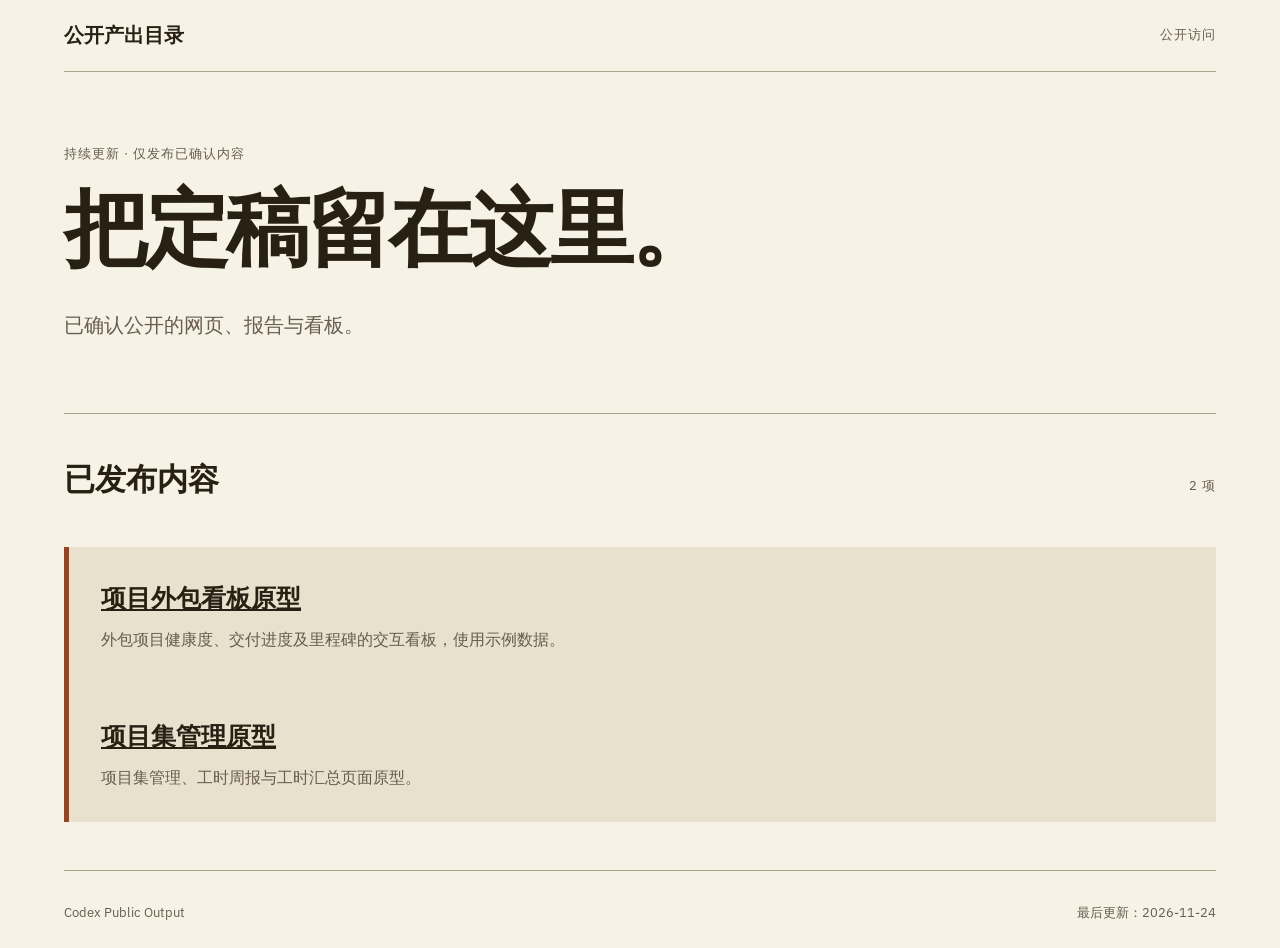
<file: index.html>
<!doctype html>
<html lang="zh-CN">
<head>
  <meta charset="utf-8">
  <meta name="viewport" content="width=device-width, initial-scale=1, viewport-fit=cover">
  <meta name="description" content="经确认公开发布的 Codex 产出目录。">
  <title>公开产出目录</title>
  <link rel="preconnect" href="https://fonts.googleapis.com">
  <link rel="preconnect" href="https://fonts.gstatic.com" crossorigin>
  <link href="https://fonts.googleapis.com/css2?family=Cardo:wght@400;700&family=IBM+Plex+Sans:wght@400;700&display=swap" rel="stylesheet">
  <link rel="stylesheet" href="styles.css">
</head>
<body>
  <header class="site-header">
    <a class="wordmark" href="./" aria-label="返回公开产出目录首页">公开产出目录</a>
    <span class="access-note">公开访问</span>
  </header>

  <main>
    <section class="intro" aria-labelledby="page-title">
      <p class="date-line">持续更新 · 仅发布已确认内容</p>
      <h1 id="page-title">把定稿留在这里。</h1>
      <p class="lede">已确认公开的网页、报告与看板。</p>
    </section>

    <section class="catalogue" aria-labelledby="catalogue-title">
      <div class="section-heading">
        <h2 id="catalogue-title">已发布内容</h2>
        <span class="count" aria-label="当前已发布内容数量">2 项</span>
      </div>
      <div class="empty-state">
        <p class="empty-title"><a href="project-outsourcing-dashboard.html">项目外包看板原型</a></p>
        <p>外包项目健康度、交付进度及里程碑的交互看板，使用示例数据。</p>
      </div>
      <div class="empty-state">
        <p class="empty-title"><a href="project-portfolio-prototype.html">项目集管理原型</a></p>
        <p>项目集管理、工时周报与工时汇总页面原型。</p>
      </div>
    </section>

  </main>

  <footer class="site-footer">
    <span>Codex Public Output</span>
    <span>最后更新：2026-11-24</span>
  </footer>
</body>
</html>
</file>
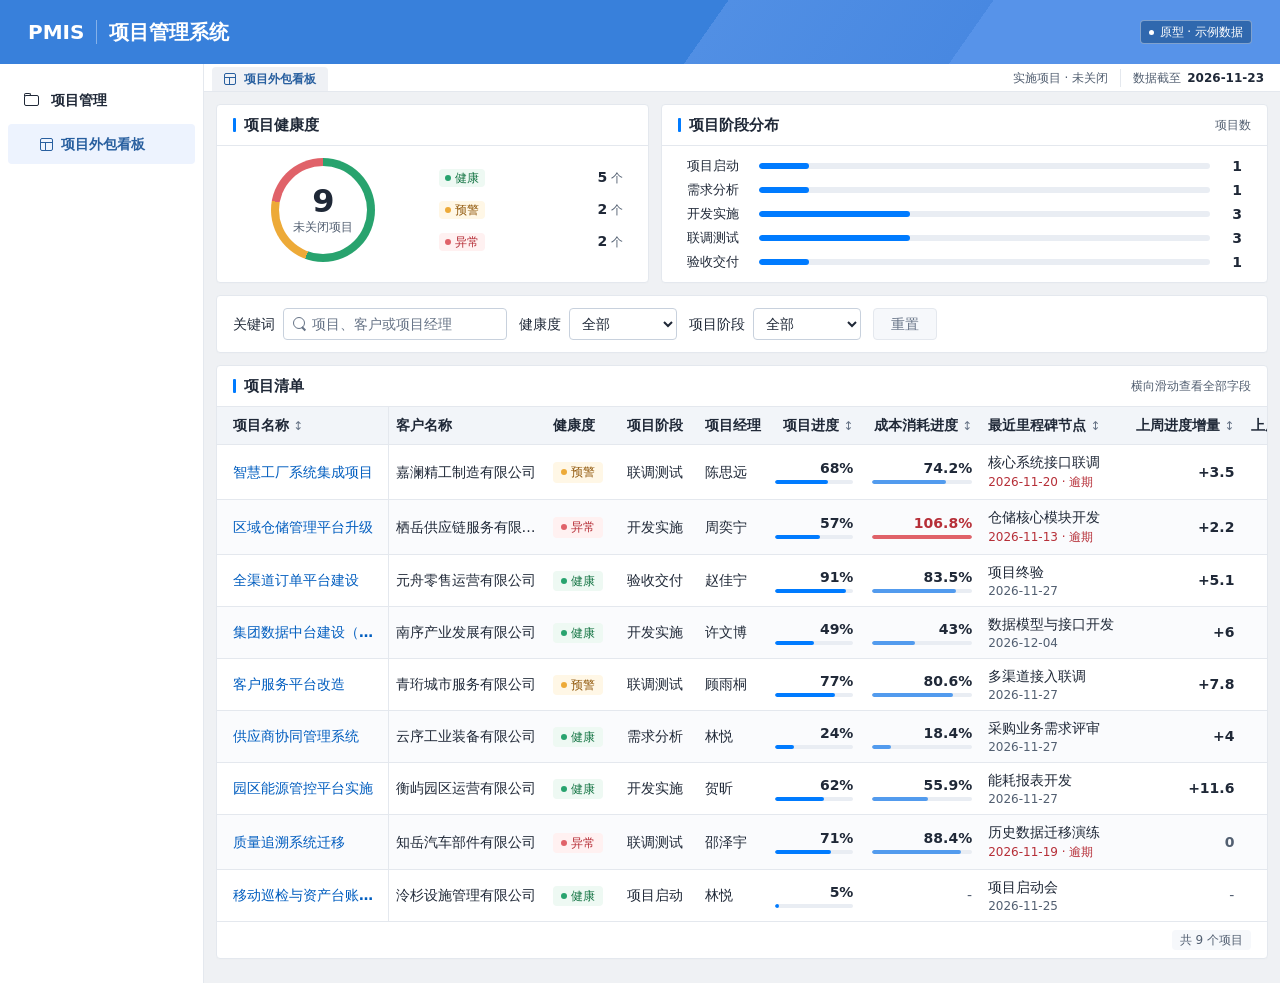
<file: project-outsourcing-dashboard.html>
<!doctype html>
<html lang="zh-CN">
<head>
  <meta charset="utf-8">
  <meta name="viewport" content="width=device-width, initial-scale=1">
  <meta name="color-scheme" content="light">
  <title>项目外包看板原型</title>
  <style>
/* PMIS reference · KOCA platform shell, workspace tabs and enterprise table */
/* Standalone prototype · native HTML controls */
:root {
  --ink: #1f2837;
  --muted: #525f71;
  --quiet: #667386;
  --blue: #007bff;
  --blue-dark: #005dbf;
  --blue-light: #eaf4ff;
  --blue-line: #b2d6ff;
  --blue-bar: #007bff;
  --blue-mid: #529bee;
  --canvas: #eff1f4;
  --paper: #fff;
  --line: #e4e8ee;
  --line-strong: #c8d1dd;
  --green: #167545;
  --green-mid: #28a36e;
  --green-soft: #eef9f3;
  --amber: #90570a;
  --amber-mid: #edaa38;
  --amber-soft: #fff7e6;
  --red: #b62f38;
  --red-mid: #e06269;
  --red-soft: #fff1f1;
  --soft: #f6f8fb;
  --table-head: #f2f5f9;
  --table-stripe: #fafbfd;
  --track: #e9edf3;
  --focus: #005dbf;
  --platform-blue: #3880db;
  --platform-blue-band-start: #518fe4;
  --platform-blue-band-end: #4888e1;
  --platform-blue-edge: #5793e9;
  --platform-white: #fff;
  --platform-border: #ffffff63;
  --platform-chip: #15498494;
  --platform-active: #edf3fe;
  --platform-action: #285f9f;
  --workspace-tab: #eff1f5;
  --nav-overlay: #17283f59;
  --header-height: 64px;
  --workbar-height: 28px;
  --rail-width: 204px;
  --radius: 4px;
  --shadow: 0 1px 2px #1a355403;
  --font-body: "PingFang SC", "Microsoft YaHei UI", "Microsoft YaHei", "Noto Sans CJK SC", system-ui, sans-serif;
  --font-display: var(--font-body);
  --font-num: "Segoe UI", "Microsoft YaHei UI", system-ui, sans-serif;
}

*, *::before, *::after { box-sizing: border-box; }
html, body { margin: 0; min-width: 0; min-height: 100%; overflow-x: clip; }
body { color: var(--ink); background: var(--canvas); font: 14px/1.5 var(--font-body); }
button, input, select { font: inherit; }
button { color: inherit; cursor: pointer; }
button:disabled { cursor: default; }
a { color: var(--blue-dark); text-decoration: none; }
a:hover { text-decoration: underline; }
:where(a, button, input, select, summary, [tabindex]):focus-visible { outline: 2px solid var(--focus); outline-offset: 2px; }
:where(button, .worktabs a, .app-brand) { white-space: nowrap; }
h1, h2, h3, p { margin: 0; }
h1, h2, h3 { font-family: var(--font-display); overflow-wrap: anywhere; min-width: 0; }
.skip-link { position: fixed; z-index: 10; inset: 8px auto auto 12px; transform: translateY(-160%); background: var(--paper); padding: 8px 12px; border-radius: var(--radius); }
.skip-link:focus { transform: none; }
.visually-hidden { position: absolute; width: 1px; height: 1px; padding: 0; overflow: hidden; clip-path: inset(50%); white-space: nowrap; }

.app-header { position: sticky; top: 0; z-index: 8; color: var(--platform-white); background: linear-gradient(125deg, var(--platform-blue) 55%, var(--platform-blue-band-start) 55%, var(--platform-blue-band-end) 75%, var(--platform-blue-edge) 75%); }
.app-header-inner { height: var(--header-height); padding: 0 28px; display: flex; align-items: center; gap: 12px; }
.app-header :focus-visible { outline-color: var(--platform-white); }
.app-brand { display: inline-flex; align-items: center; gap: 12px; color: inherit; }
.app-brand:hover { text-decoration: none; }
.brand-mark { font: 700 20px/24px var(--font-num); }
.brand-title { padding-inline-start: 12px; border-inline-start: 1px solid var(--platform-border); font-size: 20px; font-weight: 700; line-height: 24px; }
.demo-mark { display: inline-flex; align-items: center; min-height: 24px; gap: 6px; margin-left: auto; padding: 0 8px; color: inherit; background: var(--platform-chip); border: 1px solid var(--platform-border); border-radius: var(--radius); font-size: 12px; white-space: nowrap; }
.demo-mark span { width: 5px; height: 5px; border-radius: 50%; background: currentColor; }
.menu-toggle, .nav-scrim { display: none; }
.app-layout { display: grid; grid-template-columns: var(--rail-width) minmax(0, 1fr); min-height: calc(100vh - var(--header-height)); }
.sidebar { min-width: 0; background: var(--paper); border-right: 1px solid var(--line); padding: 16px 8px; }
.sidebar nav { position: sticky; top: calc(var(--header-height) + 16px); }
.sidebar-title { display: flex; align-items: center; gap: 12px; min-height: 40px; margin: 0; padding-inline: 16px; font-size: 14px; font-weight: 600; }
.sidebar-link { display: flex; align-items: center; gap: 8px; min-height: 40px; margin-top: 4px; padding: 8px 12px 8px 32px; border-radius: var(--radius); color: var(--platform-action); background: var(--platform-active); font-size: 14px; font-weight: 600; }
.sidebar-link:hover { text-decoration: none; box-shadow: inset 0 0 0 1px var(--blue-line); }
.folder-icon, .dashboard-icon { position: relative; display: inline-block; flex: none; }
.folder-icon { width: 15px; height: 11px; border: 1.5px solid currentColor; border-radius: 2px; }
.folder-icon::before { content: ""; position: absolute; width: 7px; height: 3px; bottom: 100%; left: -1.5px; border: 1.5px solid currentColor; border-bottom: 0; border-radius: 2px 2px 0 0; }
.dashboard-icon { width: 13px; height: 13px; border: 1.5px solid currentColor; border-radius: 2px; }
.dashboard-icon::before, .dashboard-icon::after { position: absolute; content: ""; background: currentColor; }
.dashboard-icon::before { top: 3px; left: 0; right: 0; height: 1px; }
.dashboard-icon::after { top: 3px; left: 4px; bottom: 0; width: 1px; }

.workspace { min-width: 0; }
.workspace-inner { max-width: 1568px; margin: 0 auto; min-width: 0; padding: 12px 12px 24px; }
.workbar { position: sticky; z-index: 3; top: var(--header-height); display: flex; align-items: center; gap: 12px; min-width: 0; min-height: var(--workbar-height); padding: 0 16px 0 8px; border-bottom: 1px solid var(--line); background: var(--paper); }
.worktabs { align-self: stretch; display: flex; align-items: end; min-width: 0; overflow: auto hidden; scrollbar-width: none; }
.worktab { display: flex; flex: none; align-items: center; gap: 8px; padding: 0 12px; height: 24px; background: var(--workspace-tab); border-radius: var(--radius) var(--radius) 0 0; color: var(--platform-action); font-size: 12px; font-weight: 600; }
.worktab .dashboard-icon { width: 12px; height: 12px; }
.worktab:hover { background: var(--platform-active); text-decoration: none; }
.worktab:focus-visible { outline-offset: -2px; }
.work-scope { margin-left: auto; padding-right: 12px; border-right: 1px solid var(--line); color: var(--muted); font-size: 12px; white-space: nowrap; }
.panel { min-width: 0; background: var(--paper); border: 1px solid var(--line); border-radius: var(--radius); box-shadow: var(--shadow); }
#page-title:focus, #d-project-heading:focus { outline: none; }
.snapshot { display: inline-flex; gap: 6px; align-items: center; color: var(--muted); font-size: 12px; white-space: nowrap; }
.snapshot time { font: 600 12px var(--font-num); color: var(--ink); font-variant-numeric: tabular-nums; }
.section-label { display: flex; align-items: center; gap: 8px; color: var(--ink); font-size: 15px; font-weight: 600; line-height: 24px; }
.section-label::before { content: ""; width: 3px; height: 14px; background: var(--blue); border-radius: 1px; flex: none; }

.portfolio-summary { display: grid; grid-template-columns: minmax(0, 5fr) minmax(0, 7fr); gap: 12px; margin-bottom: 12px; }
.summary-heading { display: flex; justify-content: space-between; align-items: center; gap: 8px; padding: 8px 16px; border-bottom: 1px solid var(--line); }
.summary-heading > span { color: var(--muted); font-size: 12px; }
.health-layout { display: grid; grid-template-columns: minmax(112px, 1fr) minmax(0, 1.12fr); align-items: center; gap: 16px; padding: 12px 16px; }
.health-ring { position: relative; display: grid; place-items: center; justify-self: center; width: 104px; height: 104px; border-radius: 50%; background: conic-gradient(var(--green-mid) 0 var(--slice-one), var(--amber-mid) var(--slice-one) var(--slice-two), var(--red-mid) var(--slice-two) 100%); }
.health-ring::before { content: ""; position: absolute; inset: 8px; border-radius: 50%; background: var(--paper); }
.ring-label { position: relative; display: grid; justify-items: center; line-height: 1.15; gap: 4px; }
.ring-label strong { font: 650 32px/1 var(--font-num); color: var(--ink); }
.ring-label span { color: var(--muted); font-size: 12px; }
.summary-controls { display: grid; gap: 4px; min-width: 0; }
.health-selector, .stage-selector { display: grid; align-items: center; background: none; border: 1px solid transparent; border-radius: var(--radius); padding: 4px 8px; text-align: left; min-width: 0; }
.health-selector { grid-template-columns: 1fr auto; gap: 8px; }
.health-selector:hover, .stage-selector:hover { background: var(--soft); }
.health-selector[aria-pressed="true"], .stage-selector[aria-pressed="true"] { background: var(--blue-light); border-color: var(--blue-line); }
.health-label { display: inline-flex; justify-self: start; align-items: center; gap: 4px; padding: 0 6px; color: var(--status-fg); background: var(--status-bg); border-radius: var(--radius); font-size: 12px; }
.health-selector .value, .stage-selector .value { font: 600 14px var(--font-num); font-variant-numeric: tabular-nums; }
.health-selector .value small { margin-left: 4px; color: var(--muted); font: 12px var(--font-body); }
.health-dot { width: 6px; height: 6px; border-radius: 50%; background: var(--status-icon, currentColor); flex: none; }
.tone-ok { --status-fg: var(--green); --status-bg: var(--green-soft); --status-icon: var(--green-mid); }
.tone-watch { --status-fg: var(--amber); --status-bg: var(--amber-soft); --status-icon: var(--amber-mid); }
.tone-risk { --status-fg: var(--red); --status-bg: var(--red-soft); --status-icon: var(--red-mid); }
.health { display: inline-flex; align-items: center; gap: 4px; padding: 2px 8px; border-radius: var(--radius); background: var(--status-bg); color: var(--status-fg); font-size: 12px; white-space: nowrap; }
.stage-controls { display: grid; padding: 8px 16px; }
.stage-selector { grid-template-columns: 64px minmax(0, 1fr) 24px; gap: 8px; padding: 0 8px; min-height: 24px; }
.stage-selector > span:first-child { font-size: 13px; }
.stage-selector .value { text-align: right; }
.stage-track, .cell-track { display: block; background: var(--track); overflow: hidden; border-radius: 4px; }
.stage-track { height: 6px; }
.stage-track i, .cell-track i { display: block; height: 100%; width: var(--bar-width); background: var(--blue-bar); border-radius: inherit; }

.list-header { display: flex; align-items: center; justify-content: space-between; flex-wrap: wrap; gap: 8px; padding: 8px 16px; }
.list-title { display: flex; flex-wrap: wrap; align-items: center; gap: 8px; }
.list-count { color: var(--muted); background: var(--soft); padding: 0 8px; border-radius: var(--radius); font-size: 12px; line-height: 20px; font-variant-numeric: tabular-nums; white-space: nowrap; }
.filters { display: flex; flex-wrap: wrap; align-items: center; gap: 12px; padding: 12px 16px; margin-bottom: 12px; }
.filter-field { display: flex; align-items: center; gap: 8px; min-width: 0; }
.filter-field > span:first-child { white-space: nowrap; }
.search-control { display: block; position: relative; min-width: 0; width: 224px; }
.search-icon { width: 12px; height: 12px; position: absolute; top: 9px; left: 10px; border: 1.5px solid var(--quiet); border-radius: 50%; pointer-events: none; }
.search-icon::after { content: ""; position: absolute; width: 5px; height: 1.5px; background: var(--quiet); top: 8px; left: 8px; rotate: 45deg; transform-origin: left center; }
.filters :where(input, select, button) { border: 1px solid var(--line-strong); background: var(--paper); border-radius: var(--radius); min-height: 32px; color: var(--ink); font-size: 14px; }
.filters input { width: 100%; padding: 4px 8px 4px 28px; }
.filters input::placeholder { color: var(--quiet); opacity: 1; }
.filters select { padding: 4px 8px; min-width: 108px; }
.filters :where(input, select):hover { border-color: var(--quiet); }
.filters .reset { padding: 4px 12px; min-width: 64px; }
.filters .reset:hover:not(:disabled) { background: var(--blue-light); color: var(--blue-dark); border-color: var(--blue); }
.filters .reset:disabled { color: var(--quiet); background: var(--soft); border-color: var(--line); }
.mobile-scroll-hint { display: none; }

.project-grid { overflow-x: auto; overscroll-behavior-x: contain; scrollbar-color: var(--line-strong) var(--soft); }
.project-grid:focus-visible { outline-offset: -2px; }
.project-table { width: 100%; min-width: 1176px; border-spacing: 0; border-collapse: separate; table-layout: fixed; text-align: left; }
.project-table th { background: var(--table-head); color: var(--ink); border-block: 1px solid var(--line); font-size: 14px; font-weight: 600; white-space: nowrap; }
.project-table :where(th, td) { padding: 8px; vertical-align: middle; }
.project-table :where(th, td):first-child { padding-left: 16px; }
.project-table :where(th, td):last-child { padding-right: 16px; }
.project-table th:nth-child(1) { width: 14.5%; }
.project-table th:nth-child(2) { width: 13.4%; }
.project-table th:nth-child(3) { width: 6.3%; }
.project-table th:nth-child(4) { width: 6.6%; }
.project-table th:nth-child(5) { width: 6%; }
.project-table th:nth-child(6) { width: 8%; }
.project-table th:nth-child(7) { width: 10.1%; }
.project-table th:nth-child(8) { width: 12.6%; }
.project-table th:nth-child(9) { width: 9.7%; }
.project-table th:nth-child(10) { width: 12.8%; }
.project-table :is(th, td):is(:nth-child(6), :nth-child(7)),
.project-table th:is([data-column="weeklyProgress"], [data-column="weekly"]),
.project-table .weekly-cell { text-align: right; }
.project-table td { height: 48px; font-size: 14px; border-bottom: 1px solid var(--line); line-height: 1.36; }
.project-table tbody tr:not(.empty-row) { cursor: pointer; }
.project-table tbody tr:nth-child(even) td { background: var(--table-stripe); }
.project-table tbody tr:not(.empty-row):hover td, .project-table tbody tr:not(.empty-row):focus-within td { background: var(--blue-light); }
.project-table .sort { display: inline-flex; align-items: center; gap: 4px; padding: 0; border: 0; background: none; font-weight: inherit; }
.sort .sort-icon { font: 12px/1 var(--font-num); color: var(--quiet); }
.project-table th[aria-sort] .sort-icon, .project-table .sort:hover { color: var(--blue-dark); }
.project-link, .customer-cell > span, .milestone-cell > span { display: block; white-space: nowrap; overflow: hidden; text-overflow: ellipsis; }
.project-link { color: var(--blue-dark); font-weight: 550; }
.barcell { display: grid; gap: 4px; margin-left: auto; max-width: 100px; }
.cell-value { font: 600 14px/1.15 var(--font-num); font-variant-numeric: tabular-nums; white-space: nowrap; }
.cell-track { height: 4px; }
.barcell.cost .cell-track i { background: var(--blue-mid); }
.barcell.over { color: var(--red); }
.barcell.over .cell-track i { background: var(--red-mid); }
.milestone-cell { display: grid; gap: 2px; min-width: 0; }
.milestone-cell small { color: var(--muted); font: 12px var(--font-body); white-space: nowrap; }
.milestone-cell small.late { color: var(--red); }
.weekly-cell { white-space: nowrap; font-variant-numeric: tabular-nums; }
.weekly-number { font: 600 14px var(--font-num); }
.weekly-number.neutral, .missing { color: var(--muted); }
.project-table .empty-row td { text-align: center; padding: 24px 16px; color: var(--muted); }
.empty-row strong { display: block; color: var(--ink); font-weight: 600; margin-bottom: 4px; }
.table-footer { display: flex; justify-content: flex-end; padding: 8px 16px; }
.unknown-project { padding: 20px; }
.unknown-project a { display: inline-block; margin-top: 8px; }
.no-script { padding: 16px; }

@media (max-width: 1414px) {
  .project-table :where(th, td):first-child { position: sticky; left: 0; z-index: 1; background: var(--paper); box-shadow: 1px 0 var(--line); }
  .project-table th:first-child { background: var(--table-head); }
  .project-table .empty-row td { position: static; box-shadow: none; text-align: left; }
  .mobile-scroll-hint { display: block; color: var(--muted); font-size: 12px; }
}
@media (max-width: 1024px) {
  .app-layout { grid-template-columns: minmax(0, 1fr); }
  .sidebar { display: none; }
  .app-header-inner { padding-inline: 12px; }
  .menu-toggle { display: grid; place-items: center; flex: none; width: 32px; height: 32px; padding: 0; color: inherit; background: transparent; border: 1px solid transparent; border-radius: var(--radius); }
  .menu-toggle:hover, .menu-toggle[aria-expanded="true"] { background: var(--platform-chip); border-color: var(--platform-border); }
  .menu-toggle span { width: 15px; height: 2px; border-radius: 1px; background: currentColor; box-shadow: 0 -5px currentColor, 0 5px currentColor; }
  .mobile-nav-open .sidebar { display: block; position: fixed; z-index: 7; top: var(--header-height); bottom: 0; left: 0; width: min(232px, 82vw); }
  .mobile-nav-open .nav-scrim:not([hidden]) { display: block; position: fixed; z-index: 6; inset: var(--header-height) 0 0; border: 0; padding: 0; background: var(--nav-overlay); }
}
@media (max-width: 640px) {
  .workspace-inner { padding: 12px 12px 24px; }
  .work-scope { display: none; }
  .snapshot { margin-left: auto; }
  .portfolio-summary { grid-template-columns: minmax(0, 1fr); gap: 12px; margin-bottom: 12px; }
  .filters { display: grid; grid-template-columns: repeat(2, minmax(0, 1fr)) auto; align-items: end; gap: 8px; padding: 12px; }
  .filter-field { display: grid; gap: 4px; }
  .filter-field > span:first-child { font-size: 12px; color: var(--muted); }
  .search-field { grid-column: 1 / -1; }
  .search-control { width: 100%; }
  .filters select { min-width: 0; width: 100%; padding-inline: 4px; }
  .filters .reset { min-width: 0; padding-inline: 8px; }
  .project-table th:first-child { width: 160px; }
}
@media (max-width: 440px) {
  .app-header-inner { gap: 8px; }
  .app-brand { gap: 8px; }
  .brand-mark { display: none; }
  .brand-title { padding-inline-start: 0; border-inline-start: 0; }
  .workbar { padding-right: 8px; }
  .list-header, .table-footer { padding-inline: 12px; }
}

.d-view {
  --d-name-col: 216px;
  --d-names-background: var(--paper);
  --d-pad: 16px;
  display: grid;
  gap: 12px;
  min-width: 0;
}

.d-view .panel { min-width: 0; }

.d-project-header { padding: 0 var(--d-pad); }
.d-project-heading-row { display: flex; align-items: center; justify-content: space-between; gap: 8px 16px; min-height: 48px; padding-block: 8px; border-bottom: 1px solid var(--line); }
.d-project-title { display: flex; align-items: center; flex-wrap: wrap; gap: 4px 8px; min-width: 0; }
.d-project-title h1 { margin: 0; font-size: 18px; line-height: 1.5; font-weight: 600; overflow-wrap: anywhere; }
.d-back-link { display: inline-flex; align-items: center; justify-content: center; gap: 8px; flex: none; min-height: 32px; padding: 4px 8px; border-radius: var(--radius); color: var(--blue-dark); font-size: 14px; line-height: 1.5; white-space: nowrap; }
.d-back-link:hover, .d-back-link:active { background: var(--blue-light); color: var(--blue-dark); }
.d-back-icon { position: relative; width: 12px; height: 12px; }
.d-back-icon::before, .d-back-icon::after { content: ''; position: absolute; left: 1px; }
.d-back-icon::before { top: 5px; width: 11px; border-top: 1px solid currentColor; }
.d-back-icon::after { top: 3px; width: 5px; height: 5px; border-left: 1px solid currentColor; border-bottom: 1px solid currentColor; transform: rotate(45deg); }
.d-project-meta { display: grid; grid-template-columns: minmax(0, 1.45fr) repeat(2, minmax(0, 1fr)); gap: 4px 24px; margin: 0; max-width: 764px; padding-block: 12px 0; font-size: 14px; line-height: 1.5; }
.d-project-meta > div { display: grid; grid-template-columns: 48px minmax(0, 1fr); gap: 8px; align-items: baseline; }
.d-project-meta dt { color: var(--muted); font-size: 12px; white-space: nowrap; }
.d-project-meta dd { color: var(--ink); margin: 0; overflow-wrap: anywhere; }

.d-kpis {
  display: grid;
  grid-template-columns: repeat(6, minmax(0, 1fr));
  gap: 8px;
  margin: 12px var(--d-pad);
}

.d-kpi {
  --d-metric-pad: 12px;
  --d-ring-size: 32px;
  position: relative;
  min-height: 64px;
  padding: 8px var(--d-metric-pad);
  display: flex;
  flex-direction: column;
  justify-content: center;
  gap: 4px;
  min-width: 0;
  background: var(--soft);
  border: 1px solid var(--line);
  border-radius: var(--radius);
}

.d-kpi-ring { padding-inline-start: calc(var(--d-metric-pad) + var(--d-ring-size) + 8px); }
.d-kpi-label { color: var(--muted); font-size: 12px; line-height: 1.5; }
.d-kpi-value { margin: 0; color: var(--ink); font: 600 clamp(18px, 1.55vw, 22px) / 1.12 var(--font-num); font-variant-numeric: tabular-nums; letter-spacing: -.02em; white-space: nowrap; }
.d-kpi-value small { margin-inline-start: 2px; font: 500 12px / 1.2 var(--font-body, sans-serif); letter-spacing: 0; color: var(--muted); }
.d-ring {
  --d-ring-color: var(--blue);
  position: absolute;
  inset-block-start: 50%;
  inset-inline-start: var(--d-metric-pad);
  width: var(--d-ring-size);
  height: var(--d-ring-size);
  transform: translateY(-50%);
  border-radius: 50%;
  background: conic-gradient(var(--d-ring-color) var(--d-ring-value), var(--track) var(--d-ring-value));
}

.d-ring::after { content: ""; position: absolute; inset: 4px; border-radius: 50%; background: var(--soft); }
.d-ring-over .d-ring { --d-ring-color: var(--red); }

.d-deliverables { border-top: 1px solid var(--line); }
.d-deliverables summary {
  display: grid;
  grid-template-columns: minmax(0, 1fr) auto 8px;
  align-items: center;
  gap: 8px;
  width: 100%;
  min-height: 40px;
  padding: 8px var(--d-pad);
  color: var(--ink);
  font-size: 14px;
  font-weight: 600;
  cursor: pointer;
  list-style: none;
}

.d-deliverables summary::-webkit-details-marker { display: none; }
.d-deliverables summary:hover { color: var(--blue-dark); background: var(--soft); }
.d-delivery-chevron {
  width: 7px;
  height: 7px;
  border-top: 1.5px solid var(--muted);
  border-right: 1.5px solid var(--muted);
  transform: rotate(45deg);
}

.d-deliverables[open] .d-delivery-chevron { transform: rotate(135deg); }
.d-delivery-count { color: var(--muted); font-size: 12px; font-weight: 400; }
.d-delivery-scroll { overflow-x: auto; margin: 0 var(--d-pad) var(--d-pad); border: 1px solid var(--line); border-radius: var(--radius); }
.d-delivery-table { width: 100%; min-width: 340px; border-collapse: collapse; text-align: left; font-size: 14px; }
.d-delivery-table th, .d-delivery-table td { padding: 8px 12px; border-bottom: 1px solid var(--line); }
.d-delivery-table th { font-weight: 600; background: var(--soft); }
.d-delivery-table tbody tr:last-child td { border-bottom: 0; }
.d-delivery-table tbody tr:hover td { background: var(--blue-light); }
.d-delivery-table td:first-child { width: 50%; }
.d-delivery-table td:nth-child(2), .d-delivery-table td:nth-child(3) { white-space: nowrap; }
.d-delivery-table td:nth-child(3) { font-variant-numeric: tabular-nums; }
.d-deliverables > .d-empty { margin: 0 var(--d-pad) 12px; }

.d-section-header { display: flex; justify-content: space-between; align-items: center; gap: 8px 16px; padding: 8px var(--d-pad); border-bottom: 1px solid var(--line); }
.d-section-header h2 { margin: 0; color: var(--ink); font-size: 16px; line-height: 1.5; font-weight: 600; }
.d-section-note { color: var(--muted); font-size: 12px; margin: 2px 0 0; }
.d-chart-body { padding: 0 var(--d-pad) 12px; min-width: 0; }
.d-timeline-card .d-chart-body { padding-top: 12px; }
.d-scale { display: inline-flex; align-self: center; background: var(--paper); border: 1px solid var(--line-strong); border-radius: var(--radius); }
.d-scale button, .d-filters button { color: var(--muted); font: inherit; font-size: 12px; cursor: pointer; white-space: nowrap; }
.d-scale button { min-height: 28px; border: 0; padding: 4px 12px; background: transparent; }
.d-scale button + button { border-left: 1px solid var(--line-strong); }
.d-scale button:first-child { border-radius: 3px 0 0 3px; }
.d-scale button:last-child { border-radius: 0 3px 3px 0; }
.d-scale button[aria-pressed="true"] { color: var(--blue-dark); background: var(--blue-light); }
.d-scale button:hover { color: var(--blue-dark); }

.d-done { --d-status: var(--green); --d-status-soft: var(--green-soft); }
.d-active { --d-status: var(--blue-dark); --d-status-mark: var(--blue); --d-status-soft: var(--blue-light); }
.d-late { --d-status: var(--red); --d-status-soft: var(--red-soft); }
.d-waiting { --d-status: var(--muted); --d-status-soft: var(--soft); }
.d-status { display: inline-flex; align-items: center; gap: 4px; white-space: nowrap; color: var(--d-status); background: var(--d-status-soft); padding: 2px 8px; border-radius: var(--radius); font-size: 12px; font-weight: 500; }
.d-status i, .d-filters i, .d-gantt-select i { height: 6px; width: 6px; flex: 0 0 6px; border-radius: 50%; background: var(--d-status-mark, var(--d-status)); }
.d-filters { display: flex; gap: 20px; margin-bottom: 12px; border-bottom: 1px solid var(--line); overflow-x: auto; scrollbar-width: thin; scrollbar-color: var(--line-strong) var(--soft); }
.d-filters button {
  display: inline-flex;
  align-items: center;
  gap: 4px;
  min-height: 40px;
  padding: 0 2px;
  border: 0;
  border-bottom: 2px solid transparent;
  border-radius: 0;
  background: transparent;
  color: var(--ink);
  font-size: 14px;
}

.d-filters button span { padding: 0 4px; background: var(--soft); border-radius: var(--radius); color: var(--muted); font-size: 12px; font-variant-numeric: tabular-nums; }
.d-filters button:hover, .d-filters button[aria-pressed="true"] { color: var(--blue-dark); }
.d-filters button[aria-pressed="true"] { border-color: var(--blue); font-weight: 600; }
.d-filters button[aria-pressed="true"] span { color: inherit; background: var(--blue-light); }
.d-empty { padding: 12px 8px; color: var(--muted); font-size: 14px; margin: 0; }
.d-chart-empty { padding: 40px 12px; text-align: center; border: 1px dashed var(--line-strong); border-radius: var(--radius); }
.d-chart-note { color: var(--muted); margin: 8px 0 0; font-size: 12px; }
.d-scroll-hint { display: none; }
.d-gantt-scroll, .d-timeline-scroll { overflow: auto; border: 1px solid var(--line); border-radius: var(--radius); min-width: 0; font-size: 12px; scrollbar-color: var(--line-strong) var(--soft); }
.d-gantt-scroll { max-height: 480px; }
.d-gantt-sheet { min-width: calc(var(--d-name-col) + var(--d-plot-width)); }
.d-gantt-row { display: grid; grid-template-columns: var(--d-name-col) minmax(0, 1fr); min-height: 40px; border-bottom: 1px solid var(--line); }
.d-gantt-row:last-child { border-bottom: 0; }
.d-gantt-row:nth-child(odd) { --d-names-background: var(--soft); background: var(--soft); }
.d-gantt-row:hover, .d-gantt-row:has([aria-pressed="true"]) { --d-names-background: var(--blue-light); background: var(--blue-light); }
.d-gantt-heading { position: sticky; top: 0; z-index: 4; background: var(--soft); min-height: 44px; }
.d-gantt-heading:hover { background: var(--soft); }
.d-gantt-heading .d-gantt-name { display: flex; align-items: flex-end; padding: 0 12px 8px; color: var(--ink); font-weight: 600; background: var(--soft); }
.d-gantt-name { position: sticky; left: 0; z-index: 2; background: var(--d-names-background); border-right: 1px solid var(--line); min-width: 0; }
.d-gantt-plot { position: relative; overflow: hidden; min-width: 0; }
.d-gantt-select {
  display: flex;
  align-items: center;
  width: 100%;
  min-height: 40px;
  color: var(--ink);
  background: transparent;
  border: 0;
  gap: 8px;
  text-align: start;
  cursor: pointer;
  padding: 4px 12px;
  font: 13px/1.32 var(--font-body);
}

.d-gantt-select:focus-visible { outline-offset: -2px; }
.d-gantt-select span { display: grid; gap: 1px; min-width: 0; }
.d-gantt-select b { color: var(--ink); overflow: hidden; text-overflow: ellipsis; white-space: nowrap; font-weight: 600; }
.d-gantt-select[aria-pressed="true"] b { color: var(--blue-dark); }
.d-gantt-select small { color: var(--muted); font-size: 11px; font-variant-numeric: tabular-nums; white-space: nowrap; }
.d-grid-line { position: absolute; pointer-events: none; width: 1px; border-left: 1px solid var(--line); left: var(--d-pos); inset-block: 0; }
.d-grid-line > span { position: absolute; color: var(--muted); bottom: 8px; left: 8px; font-size: 12px; white-space: nowrap; }
.d-today-line { position: absolute; pointer-events: none; left: var(--d-pos); inset-block: 0; z-index: 1; width: 1px; border-left: 1px dashed var(--red); }
.d-today-line > b { position: absolute; left: 3px; top: 2px; white-space: nowrap; color: var(--red); font-size: 10px; background: var(--red-soft); padding: 1px 4px; border-radius: 3px; }
.d-bar { position: absolute; top: 50%; transform: translateY(-50%); height: 13px; left: var(--d-pos); width: var(--d-size); min-width: 2px; display: flex; background: var(--d-status-soft); border: 1px solid var(--d-status); border-radius: 3px; cursor: pointer; }
.d-bar-fill { background: var(--d-status-mark, var(--d-status)); width: var(--d-fill); flex: 0 0 var(--d-fill); min-width: 0; border-radius: 2px; }
.d-track-empty { border-style: dashed; border-color: var(--line-strong); background: var(--soft); }
.d-bar-label { display: inline-flex; align-items: center; position: absolute; left: calc(100% + 6px); top: 50%; transform: translateY(-50%); gap: 4px; white-space: nowrap; font-variant-numeric: tabular-nums; color: var(--muted); font-size: 11px; }
.d-label-left .d-bar-label { left: auto; right: calc(100% + 6px); }
.d-label-inside .d-bar-label { left: auto; right: 4px; padding: 1px 3px; border-radius: 2px; background: var(--paper); color: var(--ink); }
.d-bar-label em { color: var(--red); font-style: normal; }

.d-selection { display: flex; flex-wrap: wrap; align-items: center; gap: 4px 16px; margin-top: 12px; border: 1px solid var(--line); background: var(--soft); border-radius: var(--radius); padding: 8px 12px; color: var(--muted); font-size: 12px; }
.d-selection-name, .d-selection b { color: var(--ink); font-weight: 600; }
.d-delay { color: var(--red); }
.d-timeline-scroll { background: var(--paper); padding: 8px 16px; }
.d-timeline-plot {
  --d-axis-top: calc(21px + var(--d-lane-count) * 24px);
  position: relative;
  min-width: var(--d-timeline-width);
  height: calc(var(--d-axis-top) + 43px);
}

.d-timeline-plot > .d-grid-line, .d-timeline-plot > .d-today-line { bottom: 19px; }
.d-timeline-axis { position: absolute; left: 0; right: 0; top: var(--d-axis-top); height: 3px; background: var(--blue-line); }
.d-timeline-axis::before { content: ""; display: block; height: 100%; width: var(--d-timeline-fill); background: var(--green); }
.d-timeline-label { position: absolute; top: calc(-16px - var(--d-lane) * 24px); left: 50%; transform: translateX(-50%); white-space: nowrap; color: var(--d-status); font-size: 11px; }
.d-label-align-start .d-timeline-label { left: 0; transform: none; }
.d-label-align-end .d-timeline-label { left: auto; right: 0; transform: none; }
.d-timeline-node { position: absolute; z-index: 2; top: calc(var(--d-axis-top) - 5px); left: var(--d-x); transform: translateX(-50%); display: grid; gap: 4px; justify-items: center; width: 24px; padding: 0 2px 3px; border: 0; border-radius: 2px; color: var(--d-status); background: transparent; font: inherit; cursor: pointer; }
.d-timeline-node::before { position: absolute; content: ""; top: calc(-1px - var(--d-lane) * 24px); bottom: 100%; left: 50%; border-left: 1px dotted currentColor; opacity: .5; pointer-events: none; }
.d-node-circle { width: 13px; height: 13px; background: var(--d-status-mark, var(--d-status)); border: 2px solid var(--paper); border-radius: 50%; }
.d-timeline-node:hover .d-node-circle, .d-timeline-node[aria-pressed="true"] .d-node-circle { outline: 1px solid var(--d-status); outline-offset: 1px; }
.d-node-date { font-size: 10px; font-variant-numeric: tabular-nums; color: var(--muted); padding-top: calc(var(--d-date-lane) * 9px); }
.d-timeline-node[aria-pressed="true"] .d-node-date, .d-timeline-node[aria-pressed="true"] .d-timeline-label { color: var(--d-status); font-weight: 700; }

.d-view button:focus-visible, .d-view summary:focus-visible, .d-gantt-scroll:focus-visible, .d-timeline-scroll:focus-visible { outline: 2px solid var(--focus); outline-offset: 1px; }
.d-view .d-gantt-select:focus-visible, .d-view .d-filters button:focus-visible, .d-view .d-deliverables summary:focus-visible { outline-offset: -2px; }

@media (max-width: 1280px) {
  .d-view { --d-name-col: 184px; }
}

@media (max-width: 1080px) {
  .d-kpis { grid-template-columns: repeat(3, minmax(0, 1fr)); }
}

@media (max-width: 650px) {
  .d-view { gap: 12px; --d-name-col: 136px; --d-pad: 12px; }
  .d-project-heading-row { align-items: flex-start; }
  .d-project-title { align-self: center; }
  .d-back-link { gap: 4px; padding-inline: 4px; font-size: 12px; }
  .d-kpis { grid-template-columns: repeat(2, minmax(0, 1fr)); margin-block: 12px; }
  .d-kpi { --d-metric-pad: 8px; --d-ring-size: 28px; }
  .d-project-meta { grid-template-columns: repeat(2, minmax(0, 1fr)); gap: 4px 12px; }
  .d-project-meta > div { column-gap: 4px; }
  .d-project-meta > div:first-child { grid-column: 1 / -1; }
  .d-gantt-select, .d-gantt-heading .d-gantt-name { padding-inline: 8px; }
  .d-section-header { flex-direction: column; align-items: flex-start; }
  .d-scale { align-self: flex-start; }
  .d-selection { gap: 4px 12px; }
  .d-filters { flex-wrap: wrap; gap: 0 12px; overflow: visible; margin-bottom: 8px; }
  .d-filters button { font-size: 12px; }
  .d-scroll-hint { display: block; color: var(--muted); font-size: 12px; margin-bottom: 8px; }
}

.d-trend-card {
  --d-trend-height: 194px;
  --d-trend-top: 12px;
  --d-trend-bottom: 28px;
  --d-trend-series: var(--blue);
}

.d-trend-card .d-chart-body { padding-top: 12px; }
.d-trend-card .d-trend-scroll-hint:not([hidden]) { display: block; margin: 6px 0 0; color: var(--muted); font-size: 12px; }
.d-trend-card .d-trend-scroll-hint[hidden] { display: none; }
.d-trend-progress { --d-trend-series: var(--blue); }
.d-trend-cost { --d-trend-series: var(--green-mid, var(--green)); }
.d-trend-legend, .d-trend-readout { display: flex; align-items: center; flex-wrap: wrap; gap: 4px 16px; font-size: 12px; }
.d-trend-legend > span, .d-trend-readout > span { display: inline-flex; align-items: center; gap: 5px; white-space: nowrap; }
.d-trend-legend { color: var(--muted); }
.d-trend-legend i { display: inline-block; width: 19px; border-top: 2px solid var(--d-trend-series); position: relative; }
.d-trend-legend i::after { content: ''; position: absolute; left: 7px; top: -4px; width: 5px; height: 6px; background: var(--paper); border: 1px solid var(--d-trend-series); border-radius: 50%; }
.d-trend-readout { min-height: 40px; padding: 6px 10px; background: var(--soft); border: 1px solid var(--line); border-radius: var(--radius); color: var(--muted); }
.d-trend-readout :is(time, strong) { color: var(--ink); font-weight: 600; font-variant-numeric: tabular-nums; }
.d-trend-readout i { width: 7px; height: 7px; border-radius: 50%; background: var(--d-trend-series); }

.d-trend-frame { display: grid; grid-template-columns: 42px minmax(0, 1fr); min-width: 0; margin-top: 8px; }
.d-trend-scale { position: relative; align-self: start; height: var(--d-trend-height); margin-top: var(--d-trend-top); color: var(--muted); font-size: 11px; font-variant-numeric: tabular-nums; }
.d-trend-scale > span { position: absolute; top: var(--d-trend-y); right: 1px; transform: translateY(-50%); white-space: nowrap; }
.d-trend-scroll { min-width: 0; overflow-x: auto; overscroll-behavior-x: contain; scrollbar-color: var(--line-strong) var(--soft); scrollbar-width: thin; }
.d-trend-plot { min-width: var(--d-trend-min); padding: var(--d-trend-top) 24px var(--d-trend-bottom) 14px; }
.d-trend-track { position: relative; height: var(--d-trend-height); }
.d-trend-grid, .d-trend-guide, .d-trend-lines, .d-trend-dot, .d-trend-date, .d-trend-point { position: absolute; }
.d-trend-grid { top: var(--d-trend-y); left: -7px; right: -8px; border-top: 1px dashed var(--line-strong, var(--line)); }
.d-trend-axis { border-top-style: solid; }
.d-trend-guide { inset-block: 0; left: var(--d-trend-x); border-left: 1px dashed var(--line-strong); }
.d-trend-lines { inset: 0; width: 100%; height: 100%; overflow: visible; pointer-events: none; }
.d-trend-lines path { fill: none; stroke: var(--d-trend-series); stroke-width: 2; stroke-linecap: round; stroke-linejoin: round; }
.d-trend-dot { top: var(--d-trend-y); left: var(--d-trend-x); transform: translate(-50%, -50%); width: 7px; height: 7px; border: 1.5px solid var(--d-trend-series); border-radius: 50%; background: var(--paper); pointer-events: none; }
.d-trend-dot-active { width: 10px; height: 10px; border-width: 2px; z-index: 1; }
.d-trend-date { top: calc(100% + 8px); left: var(--d-trend-x); transform: translateX(-50%); color: var(--muted); font-size: 11px; white-space: nowrap; font-variant-numeric: tabular-nums; }
.d-trend-date-active { color: var(--ink); font-weight: 700; }
.d-trend-point { inset-block: 0; left: var(--d-trend-hit-left); width: var(--d-trend-hit-width); z-index: 2; padding: 0; margin: 0; border: 0; border-radius: 0; background: transparent; cursor: pointer; }
.d-trend-card .d-trend-point:focus-visible { outline-offset: -2px; z-index: 3; }
.d-trend-card .d-trend-scroll:focus-visible { outline: 2px solid var(--focus); outline-offset: -2px; }

@media (max-width: 650px) {
  .d-trend-card { --d-trend-height: 168px; }
  .d-trend-frame { grid-template-columns: 35px minmax(0, 1fr); }
  .d-trend-plot { padding-right: 21px; }
  .d-trend-readout { column-gap: 12px; }
  .d-trend-readout > time { flex-basis: 100%; }
}

  </style>
</head>
<body>
  <a class="skip-link" href="#main-content">跳到主要内容</a>
  <header class="app-header">
    <div class="app-header-inner">
      <button class="menu-toggle" id="menu-toggle" type="button" aria-label="展开导航" aria-expanded="false" aria-controls="project-sidebar"><span aria-hidden="true"></span></button>
      <a class="app-brand" href="#projects" data-return><span class="brand-mark" aria-hidden="true">PMIS</span><span class="brand-title">项目管理系统</span></a>
      <span class="demo-mark"><span aria-hidden="true"></span>原型 · 示例数据</span>
    </div>
  </header>
  <div class="app-layout">
    <aside class="sidebar" id="project-sidebar">
      <nav aria-label="项目管理导航">
        <h2 class="sidebar-title"><i class="folder-icon" aria-hidden="true"></i>项目管理</h2>
        <a class="sidebar-link" href="#projects" data-return aria-current="location"><i class="dashboard-icon" aria-hidden="true"></i>项目外包看板</a>
      </nav>
    </aside>
    <button class="nav-scrim" type="button" tabindex="-1" aria-label="关闭导航" hidden></button>
    <main id="main-content" class="workspace" tabindex="-1">
      <div class="workbar">
        <nav id="breadcrumbs" class="worktabs" aria-label="工作区页签">
          <a class="worktab" href="#projects" data-return aria-current="location"><i class="dashboard-icon" aria-hidden="true"></i>项目外包看板</a>
        </nav>
        <span class="work-scope">实施项目 · 未关闭</span>
        <span class="snapshot"><span>数据截至</span><time id="snapshot-time"></time></span>
      </div>
      <div class="workspace-inner">
        <div id="view"></div>
        <noscript><p class="panel no-script">请在浏览器中启用 JavaScript 以查看交互原型。</p></noscript>
      </div>
    </main>
  </div>
  <script>
// 演示数据。客户、人员、项目、指标与状态均为虚构，快照日期为 2026-11-23。
// cost 为成本消耗进度（%），weeklyProgress 和 weekly 分别为上周进度和成本消耗增量（百分点）。
const projects = [
  {
    id: "smart-factory",
    name: "智慧工厂系统集成项目",
    customer: "嘉澜精工制造有限公司",
    health: "预警",
    stage: "联调测试",
    manager: "陈思远",
    progress: 68,
    cost: 74.2,
    estimate: 1260,
    actual: 873.5,
    weeklyProgress: 3.5,
    weekly: 4.6,
    milestones: [
      { id: "kickoff", name: "项目启动", start: "2026-07-13", end: "2026-07-17", progress: 100, actualDate: "2026-07-17" },
      { id: "review", name: "需求调研与评审", start: "2026-07-20", end: "2026-08-07", progress: 100, actualDate: "2026-08-06" },
      { id: "solution", name: "系统方案设计", start: "2026-08-03", end: "2026-09-04", progress: 100, actualDate: "2026-09-04" },
      { id: "test-cases", name: "测试用例评审", start: "2026-08-24", end: "2026-09-25", progress: 100, actualDate: "2026-09-28" },
      { id: "equipment", name: "产线设备数据接入", start: "2026-09-14", end: "2026-10-23", progress: 100, actualDate: "2026-10-22" },
      { id: "system-link", name: "核心系统接口联调", start: "2026-10-12", end: "2026-11-20", progress: 86, actualDate: null },
      { id: "functional-test", name: "业务流程集成测试", start: "2026-10-26", end: "2026-12-11", progress: 54, actualDate: null },
      { id: "performance", name: "性能与安全测试", start: "2026-11-30", end: "2026-12-25", progress: 0, actualDate: null },
      { id: "pilot", name: "试运行与上线", start: "2027-01-04", end: "2027-01-29", progress: 0, actualDate: null },
      { id: "acceptance", name: "业务验收与交付", start: "2027-02-22", end: "2027-03-19", progress: 0, actualDate: null }
    ],
    deliverables: [
      { name: "项目实施方案", status: "已验收", acceptedDate: "2026-07-17" },
      { name: "业务需求规格说明书", status: "已验收", acceptedDate: "2026-08-07" },
      { name: "总体技术方案", status: "已验收", acceptedDate: "2026-09-07" },
      { name: "产线设备数据接入报告", status: "已验收", acceptedDate: "2026-10-27" },
      { name: "接口联调报告", status: "待验收", acceptedDate: null },
      { name: "试运行与上线报告", status: "未提交", acceptedDate: null },
      { name: "业务验收报告", status: "未提交", acceptedDate: null }
    ]
  },
  {
    id: "regional-warehouse",
    name: "区域仓储管理平台升级",
    customer: "栖岳供应链服务有限公司",
    health: "异常",
    stage: "开发实施",
    manager: "周奕宁",
    progress: 57,
    cost: 106.8,
    estimate: 790,
    actual: 724,
    weeklyProgress: 2.2,
    weekly: 9.1,
    milestones: [
      { id: "scope", name: "仓储流程与范围确认", start: "2026-07-27", end: "2026-08-21", progress: 100, actualDate: "2026-08-21" },
      { id: "architecture", name: "系统架构评审", start: "2026-08-24", end: "2026-09-11", progress: 100, actualDate: "2026-09-14" },
      { id: "warehouse-core", name: "仓储核心模块开发", start: "2026-09-14", end: "2026-11-13", progress: 69, actualDate: null },
      { id: "integration", name: "承运平台对接联调", start: "2026-11-09", end: "2026-12-18", progress: 23, actualDate: null },
      { id: "rollout", name: "试点仓上线", start: "2027-01-04", end: "2027-02-05", progress: 0, actualDate: null }
    ],
    deliverables: [
      { name: "业务需求确认单", status: "已验收", acceptedDate: "2026-08-21" },
      { name: "总体设计说明书", status: "已验收", acceptedDate: "2026-09-16" },
      { name: "试点仓上线检查表", status: "未提交", acceptedDate: null }
    ]
  },
  {
    id: "retail-platform",
    name: "全渠道订单平台建设",
    customer: "元舟零售运营有限公司",
    health: "健康",
    stage: "验收交付",
    manager: "赵佳宁",
    progress: 91,
    cost: 83.5,
    estimate: 1030,
    actual: 886,
    weeklyProgress: 5.1,
    weekly: 3.2,
    milestones: [
      { id: "definition", name: "渠道业务需求确认", start: "2026-06-15", end: "2026-07-17", progress: 100, actualDate: "2026-07-16" },
      { id: "development", name: "订单平台开发", start: "2026-07-20", end: "2026-09-25", progress: 100, actualDate: "2026-09-23" },
      { id: "migration", name: "订单数据迁移与校验", start: "2026-09-28", end: "2026-10-23", progress: 100, actualDate: "2026-10-22" },
      { id: "rollout", name: "生产环境切换", start: "2026-10-26", end: "2026-11-13", progress: 100, actualDate: "2026-11-12" },
      { id: "formal-acceptance", name: "项目终验", start: "2026-11-16", end: "2026-11-27", progress: 65, actualDate: null }
    ],
    deliverables: [
      { name: "渠道订单对接手册", status: "已验收", acceptedDate: "2026-09-24" },
      { name: "数据迁移验证报告", status: "已验收", acceptedDate: "2026-10-26" },
      { name: "上线与运维交接文档", status: "已验收", acceptedDate: "2026-11-16" },
      { name: "终验报告", status: "待验收", acceptedDate: null }
    ]
  },
  {
    id: "lakehouse",
    name: "集团数据中台建设（二期）",
    customer: "南序产业发展有限公司",
    health: "健康",
    stage: "开发实施",
    manager: "许文博",
    progress: 49,
    cost: 43,
    estimate: 1550,
    actual: 692,
    weeklyProgress: 6,
    weekly: 3.8,
    milestones: [
      { id: "inventory", name: "数据盘点", start: "2026-08-17", end: "2026-09-18", progress: 100, actualDate: "2026-09-18" },
      { id: "standard", name: "数据标准评审", start: "2026-09-21", end: "2026-10-23", progress: 100, actualDate: "2026-10-22" },
      { id: "develop", name: "数据模型与接口开发", start: "2026-10-26", end: "2026-12-04", progress: 72, actualDate: null },
      { id: "check", name: "治理规则与质量验证", start: "2026-12-07", end: "2027-01-15", progress: 0, actualDate: null },
      { id: "accept", name: "业务验收", start: "2027-01-18", end: "2027-01-29", progress: 0, actualDate: null }
    ],
    deliverables: [
      { name: "数据资产盘点表", status: "已验收", acceptedDate: "2026-09-22" },
      { name: "主数据标准与编码规范", status: "已验收", acceptedDate: "2026-10-26" },
      { name: "数据资产目录（二期）", status: "未提交", acceptedDate: null }
    ]
  },
  {
    id: "service-platform",
    name: "客户服务平台改造",
    customer: "青珩城市服务有限公司",
    health: "预警",
    stage: "联调测试",
    manager: "顾雨桐",
    progress: 77,
    cost: 80.6,
    estimate: 580,
    actual: 458.5,
    weeklyProgress: 7.8,
    weekly: 5.4,
    milestones: [
      { id: "research", name: "客服场景调研", start: "2026-08-10", end: "2026-08-28", progress: 100, actualDate: "2026-08-28" },
      { id: "develop", name: "工单与知识库建设", start: "2026-08-31", end: "2026-10-23", progress: 100, actualDate: "2026-10-27" },
      { id: "test", name: "多渠道接入联调", start: "2026-10-26", end: "2026-11-27", progress: 83, actualDate: null },
      { id: "launch", name: "上线及培训", start: "2026-11-30", end: "2026-12-18", progress: 0, actualDate: null }
    ],
    deliverables: [
      { name: "客服场景说明书", status: "已验收", acceptedDate: "2026-08-31" },
      { name: "工单流转配置说明", status: "已验收", acceptedDate: "2026-10-28" },
      { name: "多渠道接入测试报告", status: "待验收", acceptedDate: null },
      { name: "客户平台操作手册", status: "未提交", acceptedDate: null }
    ]
  },
  {
    id: "supplier-management",
    name: "供应商协同管理系统",
    customer: "云序工业装备有限公司",
    health: "健康",
    stage: "需求分析",
    manager: "林悦",
    progress: 24,
    cost: 18.4,
    estimate: 460,
    actual: 93,
    weeklyProgress: 4,
    weekly: 2.2,
    milestones: [
      { id: "kickoff", name: "项目启动会", start: "2026-10-19", end: "2026-10-23", progress: 100, actualDate: "2026-10-23" },
      { id: "scope", name: "采购业务需求评审", start: "2026-10-26", end: "2026-11-27", progress: 82, actualDate: null },
      { id: "prototype", name: "门户与协同原型确认", start: "2026-11-30", end: "2026-12-18", progress: 0, actualDate: null },
      { id: "development", name: "供应商工作台开发", start: "2026-12-21", end: "2027-02-05", progress: 0, actualDate: null }
    ],
    deliverables: [
      { name: "项目启动会议纪要", status: "已验收", acceptedDate: "2026-10-26" },
      { name: "业务需求规格说明书", status: "待验收", acceptedDate: null },
      { name: "供应商操作手册", status: "未提交", acceptedDate: null }
    ]
  },
  {
    id: "energy-control",
    name: "园区能源管控平台实施",
    customer: "衡屿园区运营有限公司",
    health: "健康",
    stage: "开发实施",
    manager: "贺昕",
    progress: 62,
    cost: 55.9,
    estimate: 670,
    actual: 385,
    weeklyProgress: 11.6,
    weekly: 2.8,
    milestones: [
      { id: "audit", name: "能源设备盘点", start: "2026-08-03", end: "2026-08-28", progress: 100, actualDate: "2026-08-27" },
      { id: "design", name: "系统设计与点位确认", start: "2026-08-31", end: "2026-09-30", progress: 100, actualDate: "2026-09-29" },
      { id: "metrics", name: "能耗报表开发", start: "2026-10-09", end: "2026-11-27", progress: 87, actualDate: null },
      { id: "pilot", name: "园区现场试运行", start: "2026-11-30", end: "2026-12-25", progress: 0, actualDate: null }
    ],
    deliverables: [
      { name: "现场设备点位表", status: "已验收", acceptedDate: "2026-09-30" },
      { name: "能耗指标口径说明", status: "已验收", acceptedDate: "2026-10-09" },
      { name: "现场试运行记录", status: "未提交", acceptedDate: null }
    ]
  },
  {
    id: "quality-migration",
    name: "质量追溯系统迁移",
    customer: "知岳汽车部件有限公司",
    health: "异常",
    stage: "联调测试",
    manager: "邵泽宇",
    progress: 71,
    cost: 88.4,
    estimate: 720,
    actual: 596,
    weeklyProgress: 0,
    weekly: 6.7,
    milestones: [
      { id: "assess", name: "迁移范围与风险评估", start: "2026-08-24", end: "2026-09-18", progress: 100, actualDate: "2026-09-18" },
      { id: "build", name: "迁移脚本与工具开发", start: "2026-09-21", end: "2026-10-23", progress: 100, actualDate: "2026-10-27" },
      { id: "dry-run", name: "历史数据迁移演练", start: "2026-10-26", end: "2026-11-19", progress: 78, actualDate: null },
      { id: "switch", name: "生产环境切换", start: "2026-12-07", end: "2026-12-18", progress: 0, actualDate: null },
      { id: "handover", name: "运维移交", start: "2026-12-21", end: "2027-01-08", progress: 0, actualDate: null }
    ],
    deliverables: [
      { name: "迁移风险评估报告", status: "已验收", acceptedDate: "2026-09-21" },
      { name: "迁移演练报告", status: "待验收", acceptedDate: null },
      { name: "生产切换回退预案", status: "未提交", acceptedDate: null }
    ]
  },
  {
    id: "asset-patrol",
    name: "移动巡检与资产台账项目",
    customer: "泠杉设施管理有限公司",
    health: "健康",
    stage: "项目启动",
    manager: "林悦",
    progress: 5,
    cost: null,
    estimate: 320,
    actual: 8,
    weeklyProgress: null,
    weekly: null,
    milestones: [
      { id: "kickoff", name: "项目启动会", start: "2026-11-20", end: "2026-11-25", progress: 60, actualDate: null },
      { id: "survey", name: "巡检流程与台账调研", start: "2026-11-26", end: "2026-12-11", progress: 0, actualDate: null },
      { id: "prototype", name: "移动巡检原型评审", start: "2026-12-14", end: "2027-01-08", progress: 0, actualDate: null },
      { id: "pilot", name: "巡检流程现场试点", start: "2027-01-25", end: "2027-02-26", progress: 0, actualDate: null }
    ],
    deliverables: []
  }
];

// 示例周末快照，周日为统计截止日。null 表示当周没有读数。
const weeklyTrendDates = [
  '2026-09-20', '2026-09-27', '2026-10-04', '2026-10-11', '2026-10-18',
  '2026-10-25', '2026-11-01', '2026-11-08', '2026-11-15', '2026-11-22',
];

// 每对数值依次为项目进度与成本消耗进度（%）；短序列从实际可用周开始。
const weeklyTrendReadings = {
  'smart-factory': [
    [25, 26.5], [28.4, 30.8], [30, 32.1], [34.5, 37], [39.2, 42.6],
    [46.7, 49.9], [51, 55.4], [57.8, 62.2], [64.5, 69.6], [68, 74.2],
  ],
  'regional-warehouse': [
    [19.5, 32.3], [24.8, 37.4], [26, 39.6], [30.6, 47.9], [34.1, 56.2],
    [39, 66.6], [45.4, 76.1], [51.2, 88.8], [54.8, 97.7], [57, 106.8],
  ],
  'retail-platform': [
    [48.8, 39.2], [53.4, 45.8], [54.2, 47.1], [60.5, 52.7], [66, 60.3],
    [71.8, 65.9], [76.2, 70.4], [79, 75.2], [85.9, 80.3], [91, 83.5],
  ],
  'lakehouse': [
    [12, 9.5], [15.8, 12.4], [17.1, 13.2], [20.5, 16.8], [23.2, 20.1],
    [28.3, 24.7], [32.5, 29.4], [37.8, 34.6], [43, 39.2], [49, 43],
  ],
  'service-platform': [
    [27.6, 24.4], [33.2, 30.6], [33.2, 32], [38.5, 38.4], [44.6, 45.8],
    [51.4, 52.9], [57.2, 60.2], [63.8, 68.4], [69.2, 75.2], [77, 80.6],
  ],
  'supplier-management': [
    [4.8, 3.1], [9.4, 6.9], [13.2, 11.7], [20, 16.2], [24, 18.4],
  ],
  'energy-control': [
    [18.5, 21.3], [23.8, 26.6], [24.4, null], [29.2, 32.4], [33.6, 36.8],
    [38.9, 42], [43.5, 46.5], [47.2, 49.2], [50.4, 53.1], [62, 55.9],
  ],
  'quality-migration': [
    [20.5, 21.4], [25.7, 27.6], [27.4, 29.8], [34.1, 37.2], [42.7, 45.3],
    [51.9, 53.8], [62.8, 64.5], [68.4, 73.5], [71, 81.7], [71, 88.4],
  ],
  'asset-patrol': [],
};

function weeklyTrendFor(project) {
  const readings = weeklyTrendReadings[project.id] ?? [];
  const firstDateIndex = weeklyTrendDates.length - readings.length;
  return readings.map(([progress, cost], index) => ({
    date: weeklyTrendDates[firstDateIndex + index],
    progress,
    cost,
  }));
}

const progressCostNumber = new Intl.NumberFormat('zh-CN', { maximumFractionDigits: 2 });
const progressCostDay = 86400000;

function progressCostPercent(value) {
  return Number.isFinite(value) ? `${progressCostNumber.format(value)}%` : '—';
}

function progressCostPointText(point) {
  return `${point.date}，项目进度 ${progressCostPercent(point.progress)}，成本消耗进度 ${progressCostPercent(point.cost)}`;
}

function progressCostReadout(point) {
  return `<time datetime="${escapeHtml(point.date)}">${escapeHtml(point.date)}</time>
    <span class="d-trend-progress"><i aria-hidden="true"></i>项目进度 <strong>${progressCostPercent(point.progress)}</strong></span>
    <span class="d-trend-cost"><i aria-hidden="true"></i>成本消耗进度 <strong>${progressCostPercent(point.cost)}</strong></span>`;
}

function progressCostScale(history) {
  const values = history.flatMap(point => [point.progress, point.cost]).filter(Number.isFinite);
  const low = Math.min(0, ...values);
  const high = Math.max(100, ...values);
  const step = [25, 50, 100, 200, 500].find(size => (high - low) / size <= 6) ?? Math.ceil((high - low) / 5);
  const min = Math.floor(low / step) * step;
  const max = Math.ceil(high / step) * step;
  const ticks = [];
  for (let value = min; value <= max; value += step) ticks.push(value);
  return { ticks, pointY: (value) => 100 * (max - value) / (max - min) };
}

function progressCostCoordinates(history) {
  const dates = history.map(item => Date.parse(`${item.date}T00:00:00Z`));
  const span = dates.at(-1) - dates[0];
  return history.map((point, index) => ({ ...point, day: dates[index], x: span === 0 ? 50 : 100 * (dates[index] - dates[0]) / span }));
}

function progressCostPath(points, field, pointY) {
  let previous;
  return points.map(point => {
    if (!Number.isFinite(point[field])) {
      previous = undefined;
      return '';
    }
    const operation = previous && point.day - previous.day <= 7 * progressCostDay ? 'L' : 'M';
    previous = point;
    return `${operation}${(point.x * 10).toFixed(2)} ${(pointY(point[field]) * 10).toFixed(2)}`;
  }).join(' ');
}

function progressCostPlot(points, selectedIndex) {
  const { ticks, pointY } = progressCostScale(points);
  const selected = points[selectedIndex];
  const marks = points.map((point, index) => {
    const start = index === 0 ? 0 : (points[index - 1].x + point.x) / 2;
    const end = index === points.length - 1 ? 100 : (points[index + 1].x + point.x) / 2;
    const active = index === selectedIndex;
    const dateLabel = point.date.slice(5);
    const dots = ['progress', 'cost'].filter(field => Number.isFinite(point[field])).map(field =>
      `<span class="d-trend-dot d-trend-${field}${active ? ' d-trend-dot-active' : ''}" data-d-trend-dot="${index}" style="--d-trend-x:${point.x}%;--d-trend-y:${pointY(point[field])}%"></span>`).join('');
    return `${dots}<span class="d-trend-date${active ? ' d-trend-date-active' : ''}" data-d-trend-date="${index}" style="--d-trend-x:${point.x}%">${escapeHtml(dateLabel)}</span>
      <button type="button" class="d-trend-point" data-d-trend-point="${index}" aria-label="${escapeHtml(progressCostPointText(point))}" aria-pressed="${active}" tabindex="${active ? 0 : -1}" style="--d-trend-hit-left:${start}%;--d-trend-hit-width:${end - start}%"></button>`;
  }).join('');
  return `<div class="d-trend-frame">
    <div class="d-trend-scale" aria-hidden="true">${ticks.map(tick => `<span style="--d-trend-y:${pointY(tick)}%">${tick}%</span>`).join('')}</div>
    <div class="d-trend-scroll" role="region" aria-label="项目周度趋势，可横向滚动" tabindex="0">
      <div class="d-trend-plot" style="--d-trend-min:${Math.max(180, (points.length - 1) * 59)}px">
        <div class="d-trend-track">
          ${ticks.map(tick => `<span class="d-trend-grid${tick === ticks[0] ? ' d-trend-axis' : ''}" style="--d-trend-y:${pointY(tick)}%" aria-hidden="true"></span>`).join('')}
          <span class="d-trend-guide" style="--d-trend-x:${selected.x}%" aria-hidden="true"></span>
          <svg class="d-trend-lines" viewBox="0 0 1000 1000" preserveAspectRatio="none" aria-hidden="true">
            <path class="d-trend-progress" d="${progressCostPath(points, 'progress', pointY)}" vector-effect="non-scaling-stroke"/>
            <path class="d-trend-cost" d="${progressCostPath(points, 'cost', pointY)}" vector-effect="non-scaling-stroke"/>
          </svg>
          ${marks}
        </div>
      </div>
    </div>
  </div>`;
}

function renderProgressCostTrend(project) {
  const history = weeklyTrendFor(project) ?? [];
  const latest = history.findLastIndex(point => Number.isFinite(point.progress) || Number.isFinite(point.cost));
  const legend = latest < 0 ? '' : '<div class="d-trend-legend"><span class="d-trend-progress"><i aria-hidden="true"></i>项目进度</span><span class="d-trend-cost"><i aria-hidden="true"></i>成本消耗进度</span></div>';
  const body = latest < 0 ? '<p class="d-empty d-chart-empty">暂无周度进度和成本记录</p>' : `
    <div class="d-trend-readout" data-d-trend-readout>${progressCostReadout(history[latest])}</div>
    <p class="d-scroll-hint d-trend-scroll-hint" hidden>横向滑动查看其他周次</p>
    ${progressCostPlot(progressCostCoordinates(history), latest)}`;
  return `<section class="panel d-chart-card d-trend-card" aria-labelledby="d-trend-heading">
    <div class="d-section-header"><div><h2 id="d-trend-heading">进度-成本跟踪图</h2><p class="d-section-note">每周日记录累计项目进度与成本消耗进度</p></div>${legend}</div>
    <div class="d-chart-body">${body}</div>
  </section>`;
}

function bindProgressCostTrend(view, project) {
  const chart = view.querySelector('.d-trend-card');
  const buttons = [...(chart?.querySelectorAll('[data-d-trend-point]') ?? [])];
  if (!buttons.length) return;

  const points = progressCostCoordinates(weeklyTrendFor(project));
  const readout = chart.querySelector('[data-d-trend-readout]');
  const scroller = chart.querySelector('.d-trend-scroll');
  const scrollHint = chart.querySelector('.d-trend-scroll-hint');
  const plot = chart.querySelector('.d-trend-track');
  const guide = chart.querySelector('.d-trend-guide');
  const dots = chart.querySelectorAll('[data-d-trend-dot]');
  const labels = chart.querySelectorAll('[data-d-trend-date]');
  let selected = buttons.findIndex(button => button.getAttribute('aria-pressed') === 'true');
  const updateScrollHint = () => {
    scrollHint.hidden = scroller.scrollWidth <= scroller.clientWidth;
  };
  updateScrollHint();
  if (!scrollHint.hidden) scroller.scrollLeft = scroller.scrollWidth;
  const resizeObserver = new ResizeObserver(() => {
    if (!chart.isConnected) {
      resizeObserver.disconnect();
      return;
    }
    updateScrollHint();
  });
  resizeObserver.observe(scroller);

  function preview(index) {
    readout.innerHTML = progressCostReadout(points[index]);
    guide.style.setProperty('--d-trend-x', `${points[index].x}%`);
    dots.forEach(dot => dot.classList.toggle('d-trend-dot-active', Number(dot.dataset.dTrendDot) === index));
    labels.forEach(label => label.classList.toggle('d-trend-date-active', Number(label.dataset.dTrendDate) === index));
  }

  function select(index) {
    selected = index;
    buttons.forEach((button, buttonIndex) => {
      button.tabIndex = buttonIndex === selected ? 0 : -1;
      button.setAttribute('aria-pressed', String(buttonIndex === selected));
    });
    preview(selected);
  }

  buttons.forEach((button, index) => {
    button.addEventListener('pointerenter', event => {
      if (event.pointerType === 'mouse') preview(index);
    });
    button.addEventListener('click', () => select(index));
    button.addEventListener('focus', () => preview(index));
    button.addEventListener('blur', () => preview(selected));
    button.addEventListener('keydown', event => {
      const offset = event.key === 'ArrowLeft' ? -1 : event.key === 'ArrowRight' ? 1 : 0;
      let next;
      if (offset) next = Math.min(buttons.length - 1, Math.max(0, index + offset));
      else if (event.key === 'Home') next = 0;
      else if (event.key === 'End') next = buttons.length - 1;
      if (next === undefined) return;
      event.preventDefault();
      select(next);
      buttons[next].focus();
    });
  });
  plot.addEventListener('pointerleave', () => {
    const focused = buttons.indexOf(document.activeElement);
    preview(focused < 0 ? selected : focused);
  });
}

const detailStatuses = ['全部', '已完成', '进行中', '已逾期', '未开始'];
const detailStatusClasses = { 已完成: 'done', 进行中: 'active', 已逾期: 'late', 未开始: 'waiting' };
const detailDateDay = 86400000;
const detailNumber = new Intl.NumberFormat('zh-CN', { maximumFractionDigits: 1 });

function detailDay(value) {
  return Date.parse(`${value}T00:00:00Z`);
}

function detailMonthStart(day, offset = 0) {
  const date = new Date(day);
  return Date.UTC(date.getUTCFullYear(), date.getUTCMonth() + offset, 1);
}

function detailShortDate(value) {
  return value ? value.slice(5) : '—';
}

function detailPercent(value) {
  return value == null ? '—' : `${detailNumber.format(value)}%`;
}

function detailProgress(milestone) {
  return statusOf(milestone) === '已完成' ? 100 : (milestone.progress ?? 0);
}

function detailStatusPill(milestone) {
  const status = statusOf(milestone);
  return `<span class="d-status d-${detailStatusClasses[status]}"><i aria-hidden="true"></i>${status}</span>`;
}

function detailRing(label, value, type) {
  const fill = Math.min(100, Math.max(0, value ?? 0));
  const color = type === 'cost' && value > 100 ? ' d-ring-over' : '';
  return `<div class="d-kpi d-kpi-ring${color}">
    <dt class="d-kpi-label">${label}</dt>
    <dd class="d-kpi-value"><span class="d-ring" style="--d-ring-value:${fill}%" aria-hidden="true"></span>${detailPercent(value)}</dd>
  </div>`;
}

function detailKpi(label, value, suffix = '') {
  return `<div class="d-kpi"><dt class="d-kpi-label">${label}</dt><dd class="d-kpi-value">${value}${suffix ? `<small>${suffix}</small>` : ''}</dd></div>`;
}

function detailDeliveryTable(deliverables) {
  if (!deliverables.length) return '<p class="d-empty">暂无交付物</p>';
  const classes = { 已验收: 'done', 待验收: 'active', 未提交: 'waiting' };
  return `<div class="d-delivery-scroll"><table class="d-delivery-table">
    <thead><tr><th scope="col">交付物名称</th><th scope="col">验收状态</th><th scope="col">验收日期</th></tr></thead>
    <tbody>${deliverables.map(item => `<tr><td>${escapeHtml(item.name)}</td><td><span class="d-status d-${classes[item.status]}"><i aria-hidden="true"></i>${escapeHtml(item.status)}</span></td><td>${formatDate(item.acceptedDate)}</td></tr>`).join('')}</tbody>
  </table></div>`;
}

function detailDateFrame(milestones, windowName = 'all') {
  const now = detailDay(todayISO);
  if (windowName === 'near') return { start: detailMonthStart(now, -1), end: detailMonthStart(now, 2), now };
  const dates = milestones.flatMap(item => [detailDay(item.start), detailDay(item.end)]);
  return {
    start: detailMonthStart(Math.min(now, ...dates)),
    end: detailMonthStart(Math.max(now, ...dates), 1),
    now,
  };
}

function detailPosition(day, frame) {
  return (day - frame.start) / (frame.end - frame.start) * 100;
}

function detailFrameMonths(frame) {
  const months = [];
  for (let day = frame.start; day < frame.end; day = detailMonthStart(day, 1)) {
    const month = new Date(day);
    months.push({ day, label: `${month.getUTCMonth() + 1}月`, year: month.getUTCFullYear(), january: month.getUTCMonth() === 0 });
  }
  return months;
}

function detailPlotRulers(frame, months, labels = false) {
  return months.map((month, index) => {
    const position = detailPosition(month.day, frame);
    const label = index === 0 || month.january ? `${month.year}年${month.label}` : month.label;
    return `<span class="d-grid-line" style="--d-pos:${position}%">${labels === true ? `<span>${label}</span>` : ''}</span>`;
  }).join('') + `<span class="d-today-line" style="--d-pos:${detailPosition(frame.now, frame)}%">${labels ? `<b>基准日 ${detailShortDate(todayISO)}</b>` : ''}</span>`;
}

function detailDelay(milestone, now) {
  const start = detailDay(milestone.start);
  const end = detailDay(milestone.end);
  if (statusOf(milestone) === '已完成' || now < start) return 0;
  const span = Math.max(1, (end - start) / detailDateDay + 1);
  const expected = Math.min(100, (Math.floor((now - start) / detailDateDay) + 1) / span * 100);
  return Math.max(0, Math.round(expected - detailProgress(milestone)));
}

function detailVisibleRows(milestones, filter, frame) {
  return milestones.filter(item => (filter === '全部' || statusOf(item) === filter)
    && detailDay(item.start) < frame.end && detailDay(item.end) >= frame.start);
}

function detailGantt(milestones, selected, filter, windowName) {
  const frame = detailDateFrame(milestones, windowName);
  const months = detailFrameMonths(frame);
  const rows = detailVisibleRows(milestones, filter, frame);
  if (rows.length === 0) return '<p class="d-empty d-chart-empty">当前视图暂无里程碑</p>';

  const header = detailPlotRulers(frame, months, true);
  const guides = detailPlotRulers(frame, months);
  const content = rows.map(item => {
    const start = detailDay(item.start);
    const end = detailDay(item.end) + detailDateDay;
    const progress = detailProgress(item);
    const visibleStart = Math.max(start, frame.start);
    const visibleEnd = Math.min(end, frame.end);
    const completedEnd = Math.min(visibleEnd, start + (end - start) * progress / 100);
    const visibleProgress = Math.max(0, (completedEnd - visibleStart) / (visibleEnd - visibleStart) * 100);
    const position = detailPosition(visibleStart, frame);
    const width = detailPosition(visibleEnd, frame) - position;
    const labelPlacement = position + width <= 86 ? '' : position > 22 ? ' d-label-left' : ' d-label-inside';
    const modifier = statusOf(item) === '未开始' ? ' d-track-empty' : '';
    const delay = detailDelay(item, frame.now);
    const safeName = escapeHtml(item.name);
    const safeId = escapeHtml(item.id);
    return `<div class="d-gantt-row" data-d-row="${safeId}">
      <div class="d-gantt-name d-${detailStatusClasses[statusOf(item)]}">
        <button type="button" class="d-gantt-select" data-d-select="${safeId}" aria-pressed="${item.id === selected}" aria-label="${safeName}，${statusOf(item)}，实际进度 ${progress}%，计划 ${formatDate(item.start)} 至 ${formatDate(item.end)}" title="${safeName}">
          <i aria-hidden="true"></i><span><b>${safeName}</b><small>${detailShortDate(item.start)} 至 ${detailShortDate(item.end)}</small></span>
        </button>
      </div>
      <div class="d-gantt-plot" aria-hidden="true">${guides}
        <div class="d-bar d-${detailStatusClasses[statusOf(item)]}${modifier}${labelPlacement}" data-d-plot-select="${safeId}" style="--d-pos:${position}%;--d-size:${width}%;--d-fill:${visibleProgress}%">
          <span class="d-bar-fill"></span><span class="d-bar-label">${progress}%${delay ? `<em>落后 ${delay} 个百分点</em>` : ''}</span>
        </div>
      </div>
    </div>`;
  }).join('');

  return `<div class="d-gantt-scroll" tabindex="0" role="region" aria-label="里程碑甘特图，可横向滚动">
    <div class="d-gantt-sheet" style="--d-plot-width:${Math.max(620, months.length * 84)}px">
      <div class="d-gantt-row d-gantt-heading"><div class="d-gantt-name">里程碑 / 计划工期</div><div class="d-gantt-plot" aria-hidden="true">${header}</div></div>
      ${content}
    </div>
  </div>`;
}

function detailTimeline(milestones, selected) {
  if (milestones.length === 0) return '<p class="d-empty d-chart-empty">暂无里程碑</p>';
  const frame = detailDateFrame(milestones);
  const months = detailFrameMonths(frame);
  const timelineWidth = Math.max(760, months.length * 104);
  const chronological = [...milestones].sort((a, b) => a.end.localeCompare(b.end));
  const labelLanes = [];
  const nodes = [];
  for (const item of chronological) {
    const x = Math.min(97, Math.max(3, detailPosition(detailDay(item.end), frame)));
    const label = escapeHtml(item.name);
    const compact = item.name.length > 12 ? `${item.name.slice(0, 11)}…` : item.name;
    const labelX = Math.min(94, Math.max(6, x));
    const id = escapeHtml(item.id);
    const laneGap = Math.min(18, (Math.min(12, compact.length) * 12 + 26) / timelineWidth * 100);
    let lane = labelLanes.findIndex((end) => labelX > end + laneGap);
    if (lane < 0) lane = labelLanes.length;
    labelLanes[lane] = labelX;
    const alignment = x < 8 ? ' d-label-align-start' : x > 92 ? ' d-label-align-end' : '';
    nodes.push(`<button type="button" class="d-timeline-node d-${detailStatusClasses[statusOf(item)]}${alignment}" data-d-select="${id}" aria-label="${label}，计划完成 ${item.end}，${statusOf(item)}" aria-pressed="${item.id === selected}" style="--d-x:${x}%;--d-lane:${lane};--d-date-lane:${lane % 2}" title="${label} · ${item.end}">
      <span class="d-timeline-label">${escapeHtml(compact)}</span><span class="d-node-circle"></span><span class="d-node-date">${detailShortDate(item.end)}</span>
    </button>`);
  }
  const firstOpen = chronological.findIndex(item => statusOf(item) !== '已完成');
  const lastDone = chronological[(firstOpen < 0 ? chronological.length : firstOpen) - 1];
  const filled = lastDone ? Math.min(97, Math.max(3, detailPosition(detailDay(lastDone.end), frame))) : 0;
  return `<div class="d-timeline-scroll" tabindex="0" role="region" aria-label="里程碑时间轴，可横向滚动">
    <div class="d-timeline-plot" style="--d-timeline-width:${timelineWidth}px;--d-lane-count:${labelLanes.length};--d-timeline-fill:${filled}%">
      ${detailPlotRulers(frame, months, 'timeline')}
      <div class="d-timeline-axis"></div>${nodes.join('')}
    </div>
  </div>`;
}

function detailSelection(milestone, includeDelay = false) {
  if (!milestone) return '';
  const delay = includeDelay ? detailDelay(milestone, detailDay(todayISO)) : 0;
  return `<div class="d-selection">
    <span class="d-selection-name">${escapeHtml(milestone.name)}</span>
    ${detailStatusPill(milestone)}
    <span>计划完成 <b>${formatDate(milestone.end)}</b></span>
    <span>实际完成 <b>${formatDate(milestone.actualDate)}</b></span>
    <span>实际进度 <b>${detailProgress(milestone)}%</b></span>
    ${delay ? `<span class="d-delay">较计划时间进度落后 ${delay} 个百分点</span>` : ''}
  </div>`;
}

function detailInitialSelection(milestones) {
  return milestones.find(item => statusOf(item) === '已逾期')
    ?? milestones.find(item => statusOf(item) === '进行中') ?? milestones[0];
}

function renderDetail(project) {
  const milestones = project.milestones ?? [];
  const deliverables = project.deliverables ?? [];
  const selected = detailInitialSelection(milestones);
  const completed = milestones.filter(item => statusOf(item) === '已完成').length;
  const accepted = deliverables.filter(item => item.status === '已验收').length;
  const statusCounts = Object.fromEntries(detailStatuses.map(status => [status, status === '全部' ? milestones.length : milestones.filter(item => statusOf(item) === status).length]));
  return `<div class="d-view">
    <section class="panel d-summary" aria-labelledby="d-project-heading">
      <header class="d-project-header">
        <div class="d-project-heading-row">
          <div class="d-project-title"><h1 id="d-project-heading" tabindex="-1">${escapeHtml(project.name)}</h1>${healthBadge(project.health)}</div>
          <a class="d-back-link" href="#projects" data-return><span class="d-back-icon" aria-hidden="true"></span>返回看板</a>
        </div>
        <dl class="d-project-meta">
          <div><dt>客户名称</dt><dd>${escapeHtml(project.customer)}</dd></div>
          <div><dt>项目阶段</dt><dd>${escapeHtml(project.stage)}</dd></div>
          <div><dt>项目经理</dt><dd>${escapeHtml(project.manager)}</dd></div>
        </dl>
      </header>
      <dl class="d-kpis">
        ${detailRing('项目进度', project.progress, 'progress')}
        ${detailRing('成本消耗进度', project.cost, 'cost')}
        ${detailKpi('预估工作量', project.estimate == null ? '—' : detailNumber.format(project.estimate), '人天')}
        ${detailKpi('实际消耗', project.actual == null ? '—' : detailNumber.format(project.actual), '人天')}
        ${detailKpi('已完成里程碑', `${completed}<small> / ${milestones.length}</small>`)}
        ${detailKpi('已验收交付物', `${accepted}<small> / ${deliverables.length}</small>`)}
      </dl>
      <details class="d-deliverables">
        <summary><span>验收交付物明细</span><span class="d-delivery-count">已验收 ${accepted} 项 / 应验收 ${deliverables.length} 项</span><i class="d-delivery-chevron" aria-hidden="true"></i></summary>
        ${detailDeliveryTable(deliverables)}
      </details>
    </section>

    <section class="panel d-chart-card" aria-labelledby="d-gantt-heading">
      <div class="d-section-header">
        <div><h2 id="d-gantt-heading">里程碑执行进度</h2><p class="d-section-note">${milestones.length} 个里程碑 · 已完成 ${completed} 个 · 已逾期 ${statusCounts['已逾期']} 个</p></div>
        <div class="d-scale" role="group" aria-label="甘特图时间范围">
          <button type="button" data-d-window="all" aria-pressed="true">全部周期</button><button type="button" data-d-window="near" aria-pressed="false">基准日前后</button>
        </div>
      </div>
      <div class="d-chart-body">
        <div class="d-filters" role="group" aria-label="筛选里程碑状态">
          ${detailStatuses.map(status => `<button type="button" class="${status === '全部' ? '' : `d-${detailStatusClasses[status]}`}" data-d-filter="${status}" aria-pressed="${status === '全部'}">${status === '全部' ? '' : '<i aria-hidden="true"></i>'}${status}<span>${statusCounts[status]}</span></button>`).join('')}
        </div>
        ${milestones.length ? '<p class="d-scroll-hint">横向滑动查看完整甘特图</p>' : ''}
        <div class="d-gantt-root">${detailGantt(milestones, selected?.id, '全部', 'all')}</div>
        ${milestones.length ? '<p class="d-chart-note">条形区间为计划工期，实心部分表示实际进度。落后幅度按计划工期的日历天数估算。</p>' : ''}
        <div data-d-selection="gantt" aria-live="polite">${detailSelection(selected, true)}</div>
      </div>
    </section>

    <section class="panel d-chart-card d-timeline-card" aria-labelledby="d-timeline-heading">
      <div class="d-section-header">
        <div><h2 id="d-timeline-heading">项目全周期节点轴</h2><p class="d-section-note">${completed} 个已达成 · ${milestones.length - completed} 个待达成 · 节点按计划完成日排列</p></div>
      </div>
      <div class="d-chart-body">
        ${milestones.length ? '<p class="d-scroll-hint">横向滑动查看全部节点</p>' : ''}
        ${detailTimeline(milestones, selected?.id)}
        <div data-d-selection="timeline">${detailSelection(selected)}</div>
      </div>
    </section>
    ${renderProgressCostTrend(project)}
  </div>`;
}

function bindDetail(container, project) {
  const view = container.matches('.d-view') ? container : container.querySelector('.d-view');
  if (!view) return;
  bindProgressCostTrend(view, project);
  const milestones = project.milestones ?? [];
  let selected = detailInitialSelection(milestones);
  let filter = '全部';
  let windowName = 'all';

  function visibleRows() {
    return detailVisibleRows(milestones, filter, detailDateFrame(milestones, windowName));
  }

  function updateSelection(selectedInGantt = selected) {
    view.querySelectorAll('[data-d-select]').forEach(button => {
      button.setAttribute('aria-pressed', String(button.dataset.dSelect === selected?.id));
    });
    view.querySelector('[data-d-selection="gantt"]').innerHTML = detailSelection(selectedInGantt, true);
    view.querySelector('[data-d-selection="timeline"]').innerHTML = detailSelection(selected);
  }

  function renderGantt() {
    const visible = visibleRows();
    if (visible.length && !visible.includes(selected)) selected = detailInitialSelection(visible);
    view.querySelectorAll('[data-d-filter]').forEach(item => item.setAttribute('aria-pressed', String(item.dataset.dFilter === filter)));
    view.querySelectorAll('[data-d-window]').forEach(item => item.setAttribute('aria-pressed', String(item.dataset.dWindow === windowName)));
    view.querySelector('.d-gantt-root').innerHTML = detailGantt(milestones, selected?.id, filter, windowName);
    updateSelection(visible.includes(selected) ? selected : null);
  }

  function selectMilestone(id) {
    selected = milestones.find(item => item.id === id);
    if (!selected) return;
    if (visibleRows().includes(selected)) {
      updateSelection();
      return;
    }
    if (filter !== '全部' && statusOf(selected) !== filter) filter = '全部';
    if (!visibleRows().includes(selected)) windowName = 'all';
    renderGantt();
  }

  view.addEventListener('click', event => {
    const plotBar = event.target.closest('[data-d-plot-select]');
    if (plotBar) {
      selectMilestone(plotBar.dataset.dPlotSelect);
      return;
    }
    const button = event.target.closest('button');
    if (!button) return;
    if (button.dataset.dSelect) selectMilestone(button.dataset.dSelect);
    if (button.dataset.dFilter) {
      filter = button.dataset.dFilter;
      renderGantt();
    }
    if (button.dataset.dWindow) {
      windowName = button.dataset.dWindow;
      renderGantt();
    }
  });
}

const todayISO = '2026-11-23';
const healthTone = { '健康': 'tone-ok', '预警': 'tone-watch', '异常': 'tone-risk' };
const healthLevels = Object.keys(healthTone);
const stages = ['项目启动', '需求分析', '开发实施', '联调测试', '验收交付'];
const filters = { query: '', health: '', stage: '', sortKey: '', sortDirection: '' };
const projectView = document.querySelector('#view');
const workspaceTab = document.querySelector('.worktab');
const menuToggle = document.querySelector('#menu-toggle');
const sidebar = document.querySelector('#project-sidebar');
const navScrim = document.querySelector('.nav-scrim');
const isNarrowLayout = window.matchMedia('(max-width: 1024px)');
const zhCollator = new Intl.Collator('zh-CN', { numeric: true, sensitivity: 'base' });
const numericFormat = new Intl.NumberFormat('zh-CN', { maximumFractionDigits: 1 });
const dateMillis = (iso) => Date.parse(iso + 'T00:00:00Z');
let lastRoute = null;
let lastListLocation = null;

function escapeHtml(value) {
  const replacements = { '&': '&amp;', '<': '&lt;', '>': '&gt;', '"': '&quot;', "'": '&#39;' };
  return String(value ?? '').replace(/[&<>"']/g, (character) => replacements[character]);
}

function formatDate(value) {
  return value || '—';
}

function statusOf(milestone) {
  if (milestone.actualDate || milestone.progress >= 100) return '已完成';
  if (milestone.end && milestone.end < todayISO) return '已逾期';
  return milestone.progress > 0 ? '进行中' : '未开始';
}

function healthBadge(health) {
  return `<span class="health ${healthTone[health] || ''}"><i class="health-dot" aria-hidden="true"></i>${escapeHtml(health)}</span>`;
}

function nearestMilestone(project) {
  const scheduled = project.milestones.filter((milestone) => milestone.end);
  const pending = scheduled.filter((milestone) => statusOf(milestone) !== '已完成');
  if (!pending.length) return scheduled.reduce((last, candidate) => !last || candidate.end > last.end ? candidate : last, null);
  const distance = (milestone) => Math.abs(dateMillis(milestone.end) - dateMillis(todayISO));
  return [...pending].sort((a, b) => distance(a) - distance(b) || a.end.localeCompare(b.end))[0];
}

function homeSummary() {
  const counts = healthLevels.map((name) => projects.filter((project) => project.health === name).length);
  const percentage = (count) => projects.length ? count * 100 / projects.length : 0;
  return `<section class="portfolio-summary" aria-label="项目概览">
    <div class="panel summary-section">
      <div class="summary-heading"><h2 class="section-label">项目健康度</h2></div>
      <div class="health-layout">
        <div class="health-ring" style="--slice-one:${percentage(counts[0])}%;--slice-two:${percentage(counts[0] + counts[1])}%">
          <div class="ring-label"><strong>${projects.length}</strong><span>未关闭项目</span></div>
        </div>
        <div class="summary-controls" aria-label="按健康度筛选">
          ${healthLevels.map((name, index) => `<button type="button" class="health-selector" data-filter-health="${name}" aria-pressed="false">
            <span class="health-label ${healthTone[name]}"><i class="health-dot" aria-hidden="true"></i>${name}</span><span class="value">${counts[index]}<small>个</small></span>
          </button>`).join('')}
        </div>
      </div>
    </div>
    <div class="panel summary-section">
      <div class="summary-heading"><h2 class="section-label">项目阶段分布</h2><span>项目数</span></div>
      <div class="stage-controls" aria-label="按项目阶段筛选">
        ${stages.map((name) => {
          const count = projects.filter((project) => project.stage === name).length;
          return `<button type="button" class="stage-selector" data-filter-stage="${name}" aria-pressed="false">
            <span>${name}</span><span class="stage-track" aria-hidden="true"><i style="--bar-width:${percentage(count)}%"></i></span><span class="value">${count}</span>
          </button>`;
        }).join('')}
      </div>
    </div>
  </section>`;
}

function sortableHeader(caption, key, title = '') {
  return `<th scope="col" data-column="${key}"><button type="button" class="sort" data-sort="${key}"${title ? ` title="${escapeHtml(title)}"` : ''}>${caption}<span class="sort-icon" aria-hidden="true">↕</span></button></th>`;
}

function renderHome() {
  return `<h1 id="page-title" class="visually-hidden" tabindex="-1">项目外包看板</h1>
  ${homeSummary()}
  <section class="panel filters" aria-label="筛选项目">
      <label class="filter-field search-field"><span>关键词</span><span class="search-control"><i class="search-icon" aria-hidden="true"></i><input id="project-search" type="search" placeholder="项目、客户或项目经理" aria-label="搜索项目、客户或项目经理" autocomplete="off"></span></label>
      <label class="filter-field"><span>健康度</span><select id="health-filter" aria-label="按健康度筛选">
        <option value="">全部</option>${healthLevels.map((option) => `<option>${option}</option>`).join('')}
      </select></label>
      <label class="filter-field"><span>项目阶段</span><select id="stage-filter" aria-label="按项目阶段筛选">
        <option value="">全部</option>${stages.map((option) => `<option>${option}</option>`).join('')}
      </select></label>
      <button id="reset-filters" class="reset" type="button">重置</button>
  </section>
  <section class="panel project-list" aria-labelledby="list-title">
    <div class="list-header">
      <div class="list-title"><h2 class="section-label" id="list-title">项目清单</h2></div>
      <span id="table-scroll-hint" class="mobile-scroll-hint">横向滑动查看全部字段</span>
    </div>
    <div class="project-grid" role="region" aria-label="项目清单表格" tabindex="0">
      <table class="project-table" aria-labelledby="list-title">
        <thead><tr>
          ${sortableHeader('项目名称', 'name')}
          <th scope="col">客户名称</th>
          <th scope="col">健康度</th>
          <th scope="col">项目阶段</th>
          <th scope="col">项目经理</th>
          ${sortableHeader('项目进度', 'progress')}
          ${sortableHeader('成本消耗进度', 'cost')}
          ${sortableHeader('最近里程碑节点', 'milestone', '优先显示计划完成日离统计日期最近的未完成节点')}
          ${sortableHeader('上周进度增量', 'weeklyProgress', '演示单位：百分点')}
          ${sortableHeader('上周成本消耗增量', 'weekly', '演示单位：百分点')}
        </tr></thead>
        <tbody id="project-rows"></tbody>
      </table>
    </div>
    <div class="table-footer"><span id="project-count" class="list-count" aria-live="polite"></span></div>
  </section>`;
}

function progressCell(value, isCost = false) {
  if (!Number.isFinite(value)) return '<span class="missing" aria-label="暂无数据">-</span>';
  const type = isCost ? (value > 100 ? 'cost over' : 'cost') : '';
  const width = Math.min(100, Math.max(0, value));
  return `<div class="barcell ${type}"><span class="cell-value">${numericFormat.format(value)}%</span>
    <span class="cell-track" aria-hidden="true"><i style="--bar-width:${width}%"></i></span></div>`;
}

function weeklyDeltaCell(value) {
  const amount = Number.isFinite(value)
    ? `<span class="weekly-number ${value === 0 ? 'neutral' : ''}">${value > 0 ? '+' : ''}${numericFormat.format(value)}</span>`
    : '<span class="missing" aria-label="暂无数据">-</span>';
  return `<td class="weekly-cell">${amount}</td>`;
}

function projectRow(project) {
  const milestone = nearestMilestone(project);
  const overdue = milestone && statusOf(milestone) === '已逾期';
  const milestoneLabel = milestone
    ? `<div class="milestone-cell"><span title="${escapeHtml(milestone.name)}">${escapeHtml(milestone.name)}</span><small class="${overdue ? 'late' : ''}">${formatDate(milestone.end)}${overdue ? ' · 逾期' : (statusOf(milestone) === '已完成' ? ' · 已完成' : '')}</small></div>`
    : '<span class="missing" aria-label="暂无里程碑">-</span>';
  return `<tr data-project-row="${escapeHtml(project.id)}">
    <td><a class="project-link" href="#project/${encodeURIComponent(project.id)}" data-project="${escapeHtml(project.id)}" title="${escapeHtml(project.name)}">${escapeHtml(project.name)}</a></td>
    <td class="customer-cell"><span title="${escapeHtml(project.customer)}">${escapeHtml(project.customer)}</span></td>
    <td>${healthBadge(project.health)}</td>
    <td>${escapeHtml(project.stage)}</td>
    <td>${escapeHtml(project.manager)}</td>
    <td>${progressCell(project.progress)}</td>
    <td>${progressCell(project.cost, true)}</td>
    <td>${milestoneLabel}</td>
    ${weeklyDeltaCell(project.weeklyProgress)}
    ${weeklyDeltaCell(project.weekly)}
  </tr>`;
}

function currentProjects() {
  const query = filters.query.trim().toLocaleLowerCase('zh-CN');
  const matches = projects.filter((project) =>
    (!filters.health || project.health === filters.health) &&
    (!filters.stage || project.stage === filters.stage) &&
    (!query || [project.name, project.customer, project.manager].some((part) => part.toLocaleLowerCase('zh-CN').includes(query))));
  if (!filters.sortKey) return matches;
  const valueOf = (project) => filters.sortKey === 'milestone' ? nearestMilestone(project)?.end : project[filters.sortKey];
  const direction = filters.sortDirection === 'ascending' ? 1 : -1;
  return matches.sort((a, b) => {
    const left = valueOf(a);
    const right = valueOf(b);
    if (left == null) return right == null ? 0 : 1;
    if (right == null) return -1;
    const diff = typeof left === 'number' ? left - right : zhCollator.compare(left, right);
    return diff * direction;
  });
}

function updateList() {
  const matches = currentProjects();
  document.querySelector('#project-rows').innerHTML = matches.length ? matches.map(projectRow).join('') :
    '<tr class="empty-row"><td colspan="10"><strong>没有符合条件的项目</strong>可调整搜索关键词或筛选条件。</td></tr>';
  document.querySelector('#project-count').textContent = matches.length === projects.length
    ? `共 ${projects.length} 个项目`
    : `显示 ${matches.length} / ${projects.length} 个项目`;
  document.querySelector('#reset-filters').disabled = !filters.query && !filters.health && !filters.stage && !filters.sortKey;
  projectView.querySelectorAll('[data-filter-health]').forEach((button) => {
    button.setAttribute('aria-pressed', String(button.dataset.filterHealth === filters.health));
  });
  projectView.querySelectorAll('[data-filter-stage]').forEach((button) => {
    button.setAttribute('aria-pressed', String(button.dataset.filterStage === filters.stage));
  });
  projectView.querySelectorAll('[data-column]').forEach((heading) => {
    const icon = heading.querySelector('.sort-icon');
    if (heading.dataset.column === filters.sortKey) {
      heading.setAttribute('aria-sort', filters.sortDirection);
      icon.textContent = filters.sortDirection === 'ascending' ? '↑' : '↓';
    } else {
      heading.removeAttribute('aria-sort');
      icon.textContent = '↕';
    }
  });
}

function syncControls() {
  document.querySelector('#project-search').value = filters.query;
  document.querySelector('#health-filter').value = filters.health;
  document.querySelector('#stage-filter').value = filters.stage;
}

function bindHome() {
  syncControls();
  updateList();
  document.querySelector('#project-search').addEventListener('input', (event) => {
    filters.query = event.target.value;
    updateList();
  });
  document.querySelector('#health-filter').addEventListener('change', (event) => {
    filters.health = event.target.value;
    updateList();
  });
  document.querySelector('#stage-filter').addEventListener('change', (event) => {
    filters.stage = event.target.value;
    updateList();
  });
  document.querySelector('#reset-filters').addEventListener('click', () => {
    Object.assign(filters, { query: '', health: '', stage: '', sortKey: '', sortDirection: '' });
    syncControls();
    document.querySelector('#project-search').focus({ preventScroll: true });
    updateList();
  });
  projectView.querySelectorAll('[data-filter-health], [data-filter-stage]').forEach((button) => {
    button.addEventListener('click', () => {
      const key = button.hasAttribute('data-filter-health') ? 'health' : 'stage';
      const selected = key === 'health' ? button.dataset.filterHealth : button.dataset.filterStage;
      filters[key] = filters[key] === selected ? '' : selected;
      syncControls();
      updateList();
    });
  });
  projectView.querySelectorAll('[data-sort]').forEach((button) => {
    button.addEventListener('click', () => {
      const key = button.dataset.sort;
      if (filters.sortKey === key) {
        filters.sortDirection = filters.sortDirection === 'ascending' ? 'descending' : 'ascending';
      } else {
        filters.sortKey = key;
        filters.sortDirection = ['name', 'milestone'].includes(key) ? 'ascending' : 'descending';
      }
      updateList();
    });
  });
  document.querySelector('#project-rows').addEventListener('click', (event) => {
    const row = event.target.closest('[data-project-row]');
    if (!row || event.button !== 0 || event.metaKey || event.ctrlKey || event.altKey || event.shiftKey) return;
    event.preventDefault();
    if (window.getSelection()?.toString()) return;
    lastListLocation = { projectId: row.dataset.projectRow, scrollY: window.scrollY, scrollX: document.querySelector('.project-grid').scrollLeft };
    history.pushState({ dashboardDetail: true }, '', '#project/' + encodeURIComponent(row.dataset.projectRow));
    renderRoute();
  });
}

function renderRoute() {
  const route = window.location.hash.startsWith('#project/') ? window.location.hash : '#projects';
  if (route === lastRoute) return;
  const previousRoute = lastRoute;
  lastRoute = route;
  workspaceTab.setAttribute('aria-current', route === '#projects' ? 'page' : 'location');
  if (route === '#projects') {
    projectView.innerHTML = renderHome();
    document.title = '项目外包看板原型';
    bindHome();
    if (previousRoute && lastListLocation) {
      const previousLink = Array.from(projectView.querySelectorAll('[data-project]')).find((link) => link.dataset.project === lastListLocation.projectId);
      document.querySelector('.project-grid').scrollLeft = lastListLocation.scrollX;
      window.scrollTo(0, lastListLocation.scrollY);
      (previousLink || workspaceTab).focus({ preventScroll: true });
    } else if (previousRoute) {
      window.scrollTo(0, 0);
      workspaceTab.focus({ preventScroll: true });
    }
    return;
  }
  let projectId = '';
  try { projectId = decodeURIComponent(route.slice('#project/'.length)); } catch { /* Show the missing project state. */ }
  const project = projects.find((item) => item.id === projectId);
  const name = project?.name || '项目详情';
  document.title = name + ' · 项目外包看板原型';
  if (project) {
    projectView.innerHTML = renderDetail(project);
    bindDetail(projectView, project);
  } else {
    projectView.innerHTML = '<section class="panel unknown-project"><h1>没有找到这个项目</h1><a href="#projects" data-return>返回项目清单</a></section>';
  }
  window.scrollTo(0, 0);
  if (previousRoute) {
    const heading = projectView.querySelector('h1');
    if (heading) {
      heading.tabIndex = -1;
      heading.focus({ preventScroll: true });
    }
  }
}

function setNavigationOpen(open, restoreFocus = false) {
  document.body.classList.toggle('mobile-nav-open', open);
  menuToggle.setAttribute('aria-expanded', String(open));
  menuToggle.setAttribute('aria-label', open ? '关闭导航' : '展开导航');
  navScrim.hidden = !open;
  if (open) sidebar.querySelector('a').focus();
  if (restoreFocus) menuToggle.focus();
}

menuToggle.addEventListener('click', () => setNavigationOpen(menuToggle.getAttribute('aria-expanded') !== 'true'));
navScrim.addEventListener('click', () => setNavigationOpen(false, true));
document.addEventListener('keydown', (event) => {
  if (event.key === 'Escape' && menuToggle.getAttribute('aria-expanded') === 'true') {
    event.preventDefault();
    setNavigationOpen(false, true);
  }
});
isNarrowLayout.addEventListener('change', () => setNavigationOpen(false));

document.addEventListener('click', (event) => {
  const back = event.target.closest('a[data-return]');
  if (!back || event.button !== 0 || event.metaKey || event.ctrlKey || event.altKey || event.shiftKey) return;
  if (menuToggle.getAttribute('aria-expanded') === 'true') {
    setNavigationOpen(false);
    workspaceTab.focus({ preventScroll: true });
  }
  if (lastRoute === '#projects') {
    event.preventDefault();
    window.scrollTo(0, 0);
  } else if (history.state?.dashboardDetail) {
    event.preventDefault();
    history.back();
  }
});
const snapshotTime = document.querySelector('#snapshot-time');
snapshotTime.dateTime = todayISO;
snapshotTime.textContent = todayISO;
document.querySelector('.skip-link').addEventListener('click', (event) => {
  event.preventDefault();
  document.querySelector('#main-content').focus();
});
if ('scrollRestoration' in history) history.scrollRestoration = 'manual';
window.addEventListener('popstate', renderRoute);
window.addEventListener('hashchange', renderRoute);
renderRoute();

  </script>
</body>
</html>
</file>
<file: styles.css>
/* Hallmark · pre-emit critique: P5 H4 E5 S5 R5 V4
 * genre: editorial · macrostructure: Index-First · theme: Almanac
 * enrichment: none · nav: N9 · footer: Ft2
 * audience: colleagues and leaders · use: browse confirmed outputs · tone: utilitarian
 */
@import url("tokens.css");

* { box-sizing: border-box; }

html,
body {
  margin: 0;
  overflow-x: clip;
}

body {
  min-height: 100dvh;
  padding-inline: max(var(--space-md), env(safe-area-inset-left));
  padding-bottom: max(var(--space-lg), env(safe-area-inset-bottom));
  background: var(--color-paper);
  color: var(--color-ink);
  font-family: var(--font-body);
  font-size: var(--text-base);
  line-height: 1.6;
}

a { color: inherit; }

.site-header,
main,
.site-footer {
  width: min(100%, 72rem);
  margin-inline: auto;
}

.site-header {
  display: flex;
  align-items: center;
  justify-content: space-between;
  min-height: 4.5rem;
  border-bottom: var(--rule-thin) solid var(--color-rule);
}

.wordmark {
  font-family: var(--font-display);
  font-size: var(--text-md);
  font-weight: 700;
  text-decoration: none;
  white-space: nowrap;
}

.access-note,
.date-line,
.count {
  color: var(--color-muted);
  font-size: var(--text-sm);
  letter-spacing: 0.08em;
}

.access-note { white-space: nowrap; }

.intro {
  padding-block: var(--space-3xl);
  border-bottom: var(--rule-thin) solid var(--color-rule);
}

.date-line { margin: 0 0 var(--space-lg); }

h1,
h2 {
  margin: 0;
  font-family: var(--font-display);
  font-style: normal;
  font-weight: 700;
  overflow-wrap: anywhere;
  min-width: 0;
}

h1 {
  max-width: none;
  font-size: clamp(2rem, 7vw, 5.25rem);
  line-height: 1.05;
  letter-spacing: -0.035em;
  overflow-wrap: normal;
  white-space: nowrap;
}

h2 {
  font-size: var(--text-xl);
  line-height: 1.2;
}

.lede {
  max-width: 36rem;
  margin: var(--space-xl) 0 0;
  color: var(--color-muted);
  font-size: var(--text-md);
}

.catalogue {
  padding-block: var(--space-2xl);
  border-bottom: var(--rule-thin) solid var(--color-rule);
}

.section-heading {
  display: flex;
  align-items: baseline;
  justify-content: space-between;
  gap: var(--space-lg);
  margin-bottom: var(--space-2xl);
}

.empty-state {
  padding: var(--space-xl);
  border-inline-start: 0.35rem solid var(--color-accent);
  background: var(--color-paper-deep);
}

.empty-state p { margin: 0; }
.empty-state p + p { margin-top: var(--space-xs); color: var(--color-muted); }
.empty-title { font-family: var(--font-display); font-size: var(--text-lg); font-weight: 700; }

.site-footer {
  display: flex;
  flex-wrap: wrap;
  justify-content: space-between;
  gap: var(--space-sm) var(--space-lg);
  padding-block: var(--space-xl) 0;
  color: var(--color-muted);
  font-size: var(--text-sm);
}

.wordmark:hover { color: var(--color-accent); }
.wordmark:focus-visible {
  outline: 2px solid var(--color-focus);
  outline-offset: var(--space-2xs);
}

@media (min-width: 40rem) {
  body { padding-inline: max(var(--space-xl), env(safe-area-inset-left)); }
}

@media (prefers-reduced-motion: reduce) {
  *, *::before, *::after { scroll-behavior: auto !important; }
}
</file>
